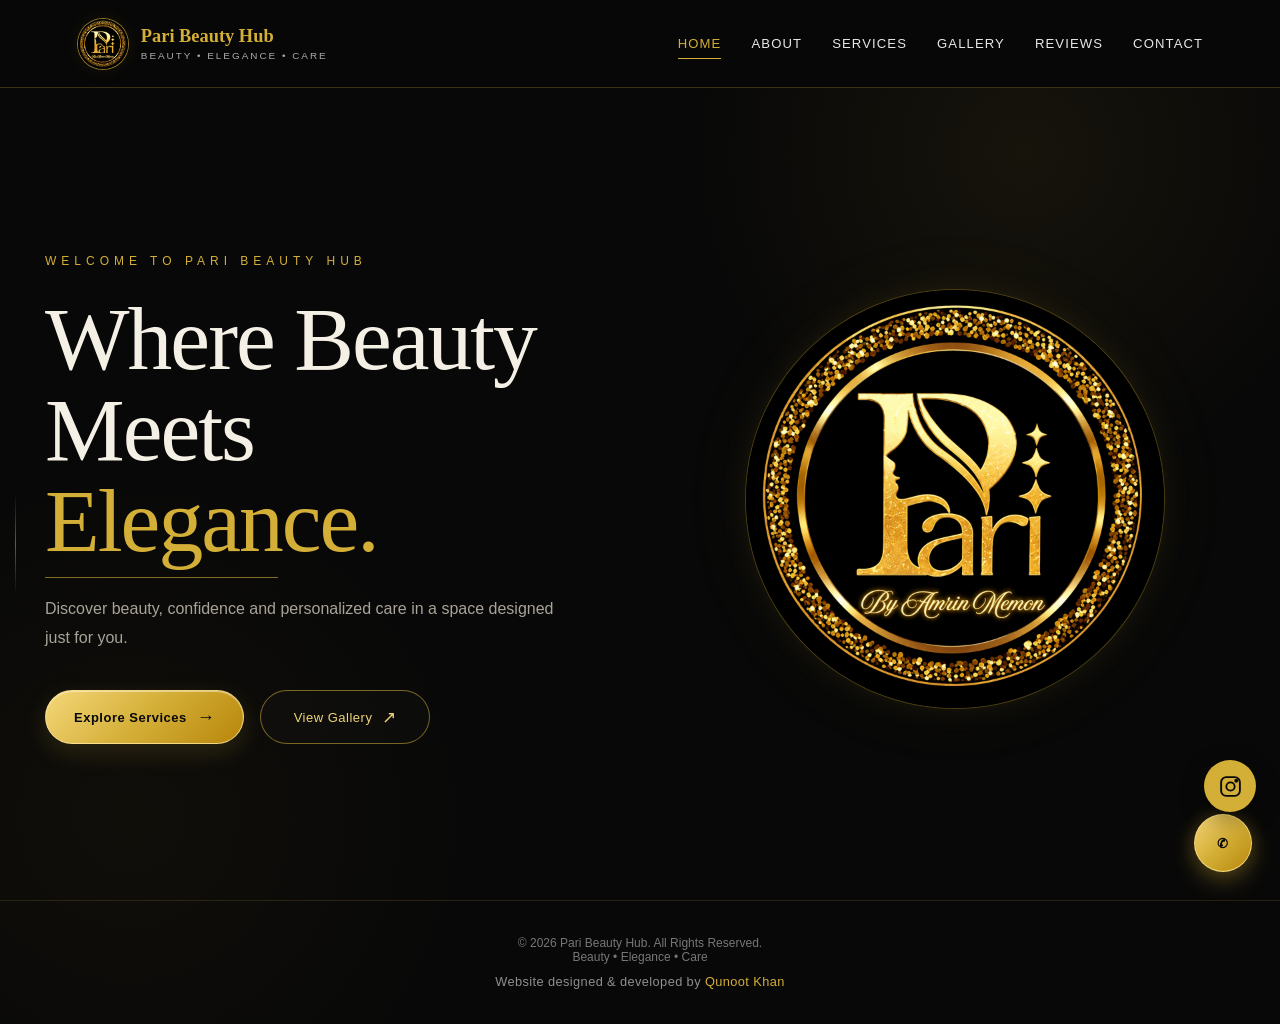
<file: index.html>
<!DOCTYPE html>
<html lang="en">

<head>
    <meta charset="UTF-8">
    <meta name="viewport" content="width=device-width, initial-scale=1.0">

    <title>Pari Beauty Hub | Beauty & Salon</title>

    <meta
        name="description"
        content="Pari Beauty Hub — Beauty, elegance and personalized care in Bhiwandi."
    >

    <link rel="stylesheet" href="style.css">
</head>

<body>


    <!-- =====================================================
         MASTER NAVBAR
         ===================================================== -->

    <header class="site-header">

        <nav class="navbar">

            <!-- Logo / Brand -->
            <a href="index.html" class="brand">

                <div class="brand-logo">
                    <img
                        src="images/logo.png"
                        alt="Pari Beauty Hub Logo"
                    >
                </div>

                <div class="brand-text">

                    <span class="brand-name">
                        Pari Beauty Hub
                    </span>

                    <span class="brand-tagline">
                        Beauty • Elegance • Care
                    </span>

                </div>

            </a>


            <!-- Navigation -->
            <div class="nav-links">

                <a href="index.html" class="active">
                    Home
                </a>

                <a href="about.html">
                    About
                </a>

                <a href="services.html">
                    Services
                </a>

                <a href="gallery.html">
                    Gallery
                </a>

                <a href="reviews.html">
                    Reviews
                </a>

                <a href="contact.html">
                    Contact
                </a>

            </div>


            <!-- Mobile Menu -->
            <button
                class="menu-toggle"
                aria-label="Open navigation menu"
                aria-expanded="false"
            >
                ☰
            </button>

        </nav>

    </header>



    <!-- =====================================================
         MAIN CONTENT
         ===================================================== -->

    <main>

        <!-- HERO SECTION -->

        <section class="hero">

            <!-- HERO CONTENT -->

            <div class="hero-content">

                <p class="small-heading">
                    WELCOME TO PARI BEAUTY HUB
                </p>


                <h1>
                    Where Beauty
                    <br>
                    Meets <span>Elegance.</span>
                </h1>


                <p class="hero-description">
                    Discover beauty, confidence and personalized
                    care in a space designed just for you.
                </p>


                <!-- HERO BUTTONS -->

                <div class="hero-buttons">

                    <a
                        href="services.html"
                        class="primary-button"
                    >
                        Explore Services
                        <span>→</span>
                    </a>


                    <a
                        href="gallery.html"
                        class="secondary-button"
                    >
                        View Gallery
                        <span>↗</span>
                    </a>

                </div>

            </div>



            <!-- HERO LOGO -->

            <div class="hero-logo">

                <div class="logo-circle">

                    <img
                        src="images/logo.png"
                        alt="Pari Beauty Hub Logo"
                    >

                </div>

            </div>

        </section>

    </main>



    <!-- =====================================================
         FOOTER
         ===================================================== -->

    <footer class="site-footer">

        <div class="footer-inner">

            <p>
                © 2026 Pari Beauty Hub. All Rights Reserved.
            </p>

            <p>
                Beauty • Elegance • Care
            </p>

            <p class="developer-credit"> Website designed &amp; developed by <strong>Qunoot Khan</strong> </p>

        </div>

    </footer>



    <!-- =====================================================
         FLOATING WHATSAPP
         ===================================================== -->

    <a
        href="https://wa.me/919320929280?text=Hello%20Pari%20Beauty%20Hub!%20I%27d%20like%20to%20book%20an%20appointment.%20Could%20you%20please%20share%20the%20available%20slots%3F"
        class="whatsapp-float"
        target="_blank"
        rel="noopener noreferrer"
        aria-label="Chat with Pari Beauty Hub on WhatsApp"
    >
        <span class="whatsapp-icon">✆</span>
    </a>



    <!-- =====================================================
         FLOATING INSTAGRAM
         ===================================================== -->

    <a
        href="https://www.instagram.com/paribeautyhub_/"
        class="instagram-float"
        target="_blank"
        rel="noopener noreferrer"
        aria-label="Visit Pari Beauty Hub on Instagram"
    >

        <svg
            viewBox="0 0 24 24"
            aria-hidden="true"
        >

            <rect
                x="3"
                y="3"
                width="18"
                height="18"
                rx="5"
            ></rect>

            <circle
                cx="12"
                cy="12"
                r="4"
            ></circle>

            <circle
                cx="17.5"
                cy="6.5"
                r="1"
            ></circle>

        </svg>

    </a>



    <!-- =====================================================
         JAVASCRIPT
         ===================================================== -->

    <script src="script.js"></script>

</body>

</html>
</file>
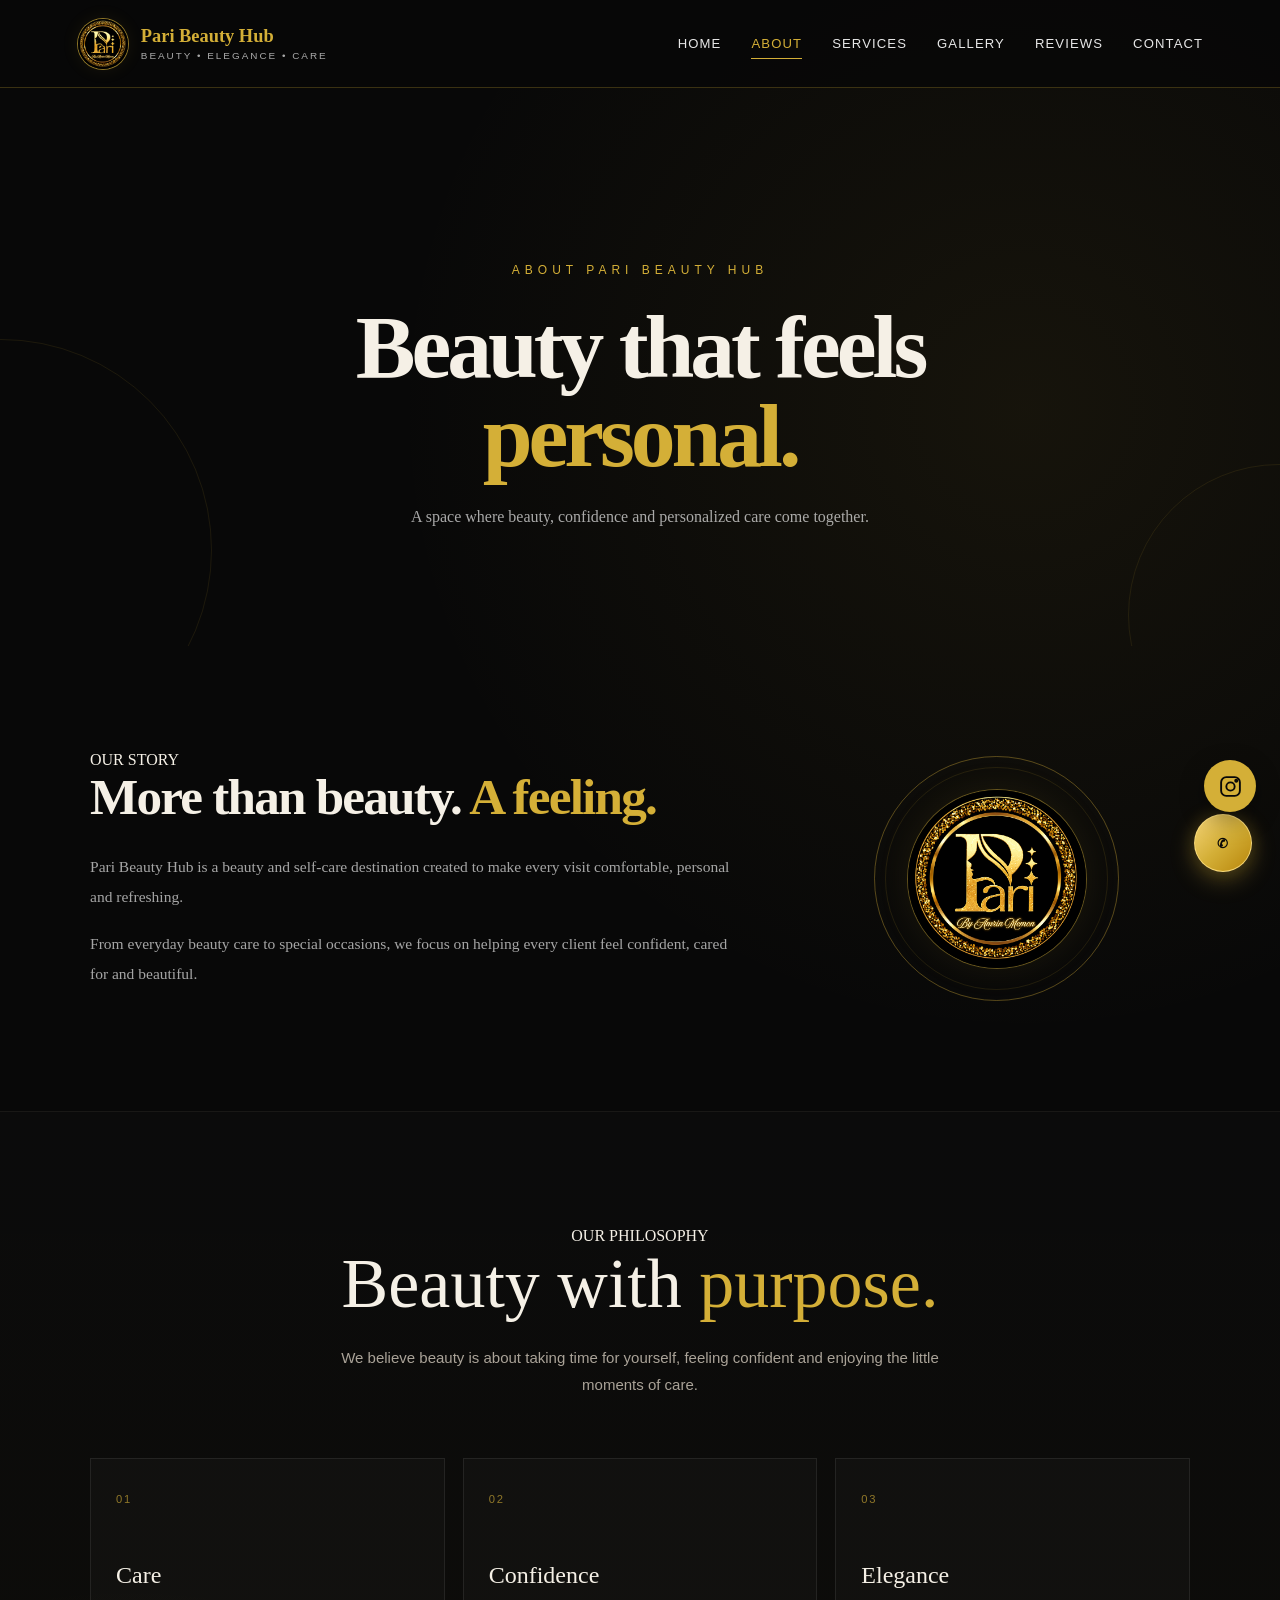
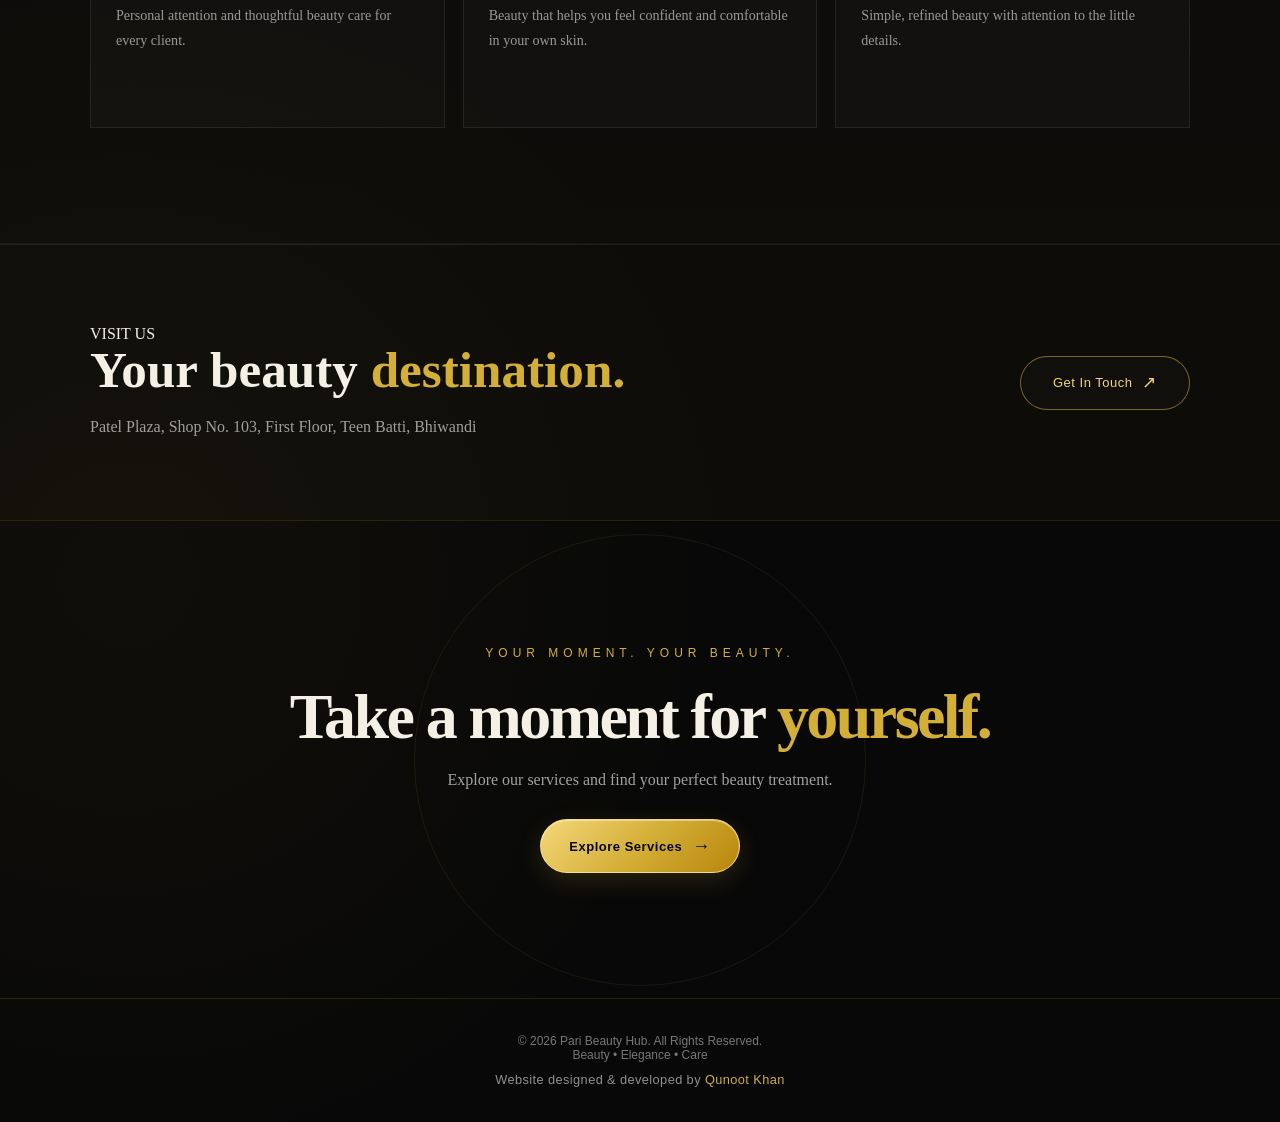
<file: about.html>
<!DOCTYPE html>
<html lang="en">

<head>
    <meta charset="UTF-8">
    <meta name="viewport" content="width=device-width, initial-scale=1.0">

    <title>About Us | Pari Beauty Hub</title>

    <meta
        name="description"
        content="Learn more about Pari Beauty Hub, our approach to beauty, self-care, confidence and personalized care."
    >

    <link rel="stylesheet" href="style.css">
</head>

<body>


    <!-- =====================================================
         MASTER NAVBAR
         ===================================================== -->

    <header class="site-header">

        <nav class="navbar">

            <a href="index.html" class="brand">

                <div class="brand-logo">
                    <img
                        src="images/logo.png"
                        alt="Pari Beauty Hub Logo"
                    >
                </div>

                <div class="brand-text">

                    <span class="brand-name">
                        Pari Beauty Hub
                    </span>

                    <span class="brand-tagline">
                        Beauty • Elegance • Care
                    </span>

                </div>

            </a>


            <div class="nav-links">

                <a href="index.html">
                    Home
                </a>

                <a href="about.html" class="active">
                    About
                </a>

                <a href="services.html">
                    Services
                </a>

                <a href="gallery.html">
                    Gallery
                </a>

                <a href="reviews.html">
                    Reviews
                </a>

                <a href="contact.html">
                    Contact
                </a>

            </div>


            <button
                class="menu-toggle"
                aria-label="Open navigation menu"
                aria-expanded="false"
            >
                ☰
            </button>

        </nav>

    </header>



    <!-- =====================================================
         MAIN CONTENT
         ===================================================== -->

    <main>


        <!-- =================================================
             ABOUT HERO
             ================================================= -->

        <section class="about-hero">

            <div class="about-hero-content reveal">

                <p class="small-heading">
                    ABOUT PARI BEAUTY HUB
                </p>

                <h1>
                    Beauty that feels
                    <span>personal.</span>
                </h1>

                <p class="about-hero-description">
                    A space where beauty, confidence and
                    personalized care come together.
                </p>

            </div>

        </section>



        <!-- =================================================
             OUR STORY
             ================================================= -->

        <section class="about-story">

            <div class="about-story-container">


                <div class="about-story-content reveal">

                    <p class="section-label">
                        OUR STORY
                    </p>

                    <h2>
                        More than beauty.
                        <span>A feeling.</span>
                    </h2>

                    <p>
                        Pari Beauty Hub is a beauty and
                        self-care destination created to make
                        every visit comfortable, personal and
                        refreshing.
                    </p>

                    <p>
                        From everyday beauty care to special
                        occasions, we focus on helping every
                        client feel confident, cared for and
                        beautiful.
                    </p>

                </div>


                <div class="about-story-visual reveal">

                    <div class="about-logo-frame">

                        <div class="about-logo-circle">

                            <img
                                src="images/logo.png"
                                alt="Pari Beauty Hub Logo"
                            >

                        </div>

                    </div>

                </div>

            </div>

        </section>



        <!-- =================================================
             OUR PHILOSOPHY
             ================================================= -->

        <section class="philosophy-section">

            <div class="section-heading reveal">

                <p class="section-label">
                    OUR PHILOSOPHY
                </p>

                <h2>
                    Beauty with
                    <span>purpose.</span>
                </h2>

                <p>
                    We believe beauty is about taking time
                    for yourself, feeling confident and
                    enjoying the little moments of care.
                </p>

            </div>


            <div class="philosophy-grid">


                <div class="philosophy-card reveal">

                    <span class="card-number">
                        01
                    </span>

                    <h3>
                        Care
                    </h3>

                    <p>
                        Personal attention and thoughtful
                        beauty care for every client.
                    </p>

                </div>



                <div class="philosophy-card reveal">

                    <span class="card-number">
                        02
                    </span>

                    <h3>
                        Confidence
                    </h3>

                    <p>
                        Beauty that helps you feel confident
                        and comfortable in your own skin.
                    </p>

                </div>



                <div class="philosophy-card reveal">

                    <span class="card-number">
                        03
                    </span>

                    <h3>
                        Elegance
                    </h3>

                    <p>
                        Simple, refined beauty with attention
                        to the little details.
                    </p>

                </div>

            </div>

        </section>



        <!-- =================================================
             LOCATION
             ================================================= -->

        <section class="about-location">

            <div class="location-inner reveal">

                <div>

                    <p class="section-label">
                        VISIT US
                    </p>

                    <h2>
                        Your beauty
                        <span>destination.</span>
                    </h2>

                    <p>
                        Patel Plaza, Shop No. 103,
                        First Floor, Teen Batti, Bhiwandi
                    </p>

                </div>


                <a
                    href="contact.html"
                    class="secondary-button"
                >
                    Get In Touch
                    <span>↗</span>
                </a>

            </div>

        </section>



        <!-- =================================================
             FINAL CTA
             ================================================= -->

        <section class="about-cta">

            <div class="about-cta-content reveal">

                <p class="small-heading">
                    YOUR MOMENT. YOUR BEAUTY.
                </p>

                <h2>
                    Take a moment for
                    <span>yourself.</span>
                </h2>

                <p>
                    Explore our services and find your
                    perfect beauty treatment.
                </p>

                <a
                    href="services.html"
                    class="primary-button"
                >
                    Explore Services
                    <span>→</span>
                </a>

            </div>

        </section>

    </main>



    <!-- =====================================================
         FOOTER
         ===================================================== -->

    <footer class="site-footer">

        <div class="footer-inner">

            <p>
                © 2026 Pari Beauty Hub. All Rights Reserved.
            </p>

            <p>
                Beauty • Elegance • Care
            </p>
            <p class="developer-credit"> Website designed &amp; developed by <strong>Qunoot Khan</strong> </p>

        </div>

    </footer>



    <!-- =====================================================
         FLOATING WHATSAPP
         ===================================================== -->

    <a
        href="https://wa.me/919320929280?text=Hello%20Pari%20Beauty%20Hub!%20I%27d%20like%20to%20book%20an%20appointment.%20Could%20you%20please%20share%20the%20available%20slots%3F"
        class="whatsapp-float"
        target="_blank"
        rel="noopener noreferrer"
        aria-label="Chat with Pari Beauty Hub on WhatsApp"
    >
        <span class="whatsapp-icon">✆</span>
    </a>



    <!-- =====================================================
         FLOATING INSTAGRAM
         ===================================================== -->

    <a
        href="https://www.instagram.com/paribeautyhub_/"
        class="instagram-float"
        target="_blank"
        rel="noopener noreferrer"
        aria-label="Visit Pari Beauty Hub on Instagram"
    >

        <svg
            viewBox="0 0 24 24"
            aria-hidden="true"
        >

            <rect
                x="3"
                y="3"
                width="18"
                height="18"
                rx="5"
            ></rect>

            <circle
                cx="12"
                cy="12"
                r="4"
            ></circle>

            <circle
                cx="17.5"
                cy="6.5"
                r="1"
            ></circle>

        </svg>

    </a>



    <!-- =====================================================
         JAVASCRIPT
         ===================================================== -->

    <script src="script.js"></script>

</body>

</html>
</file>
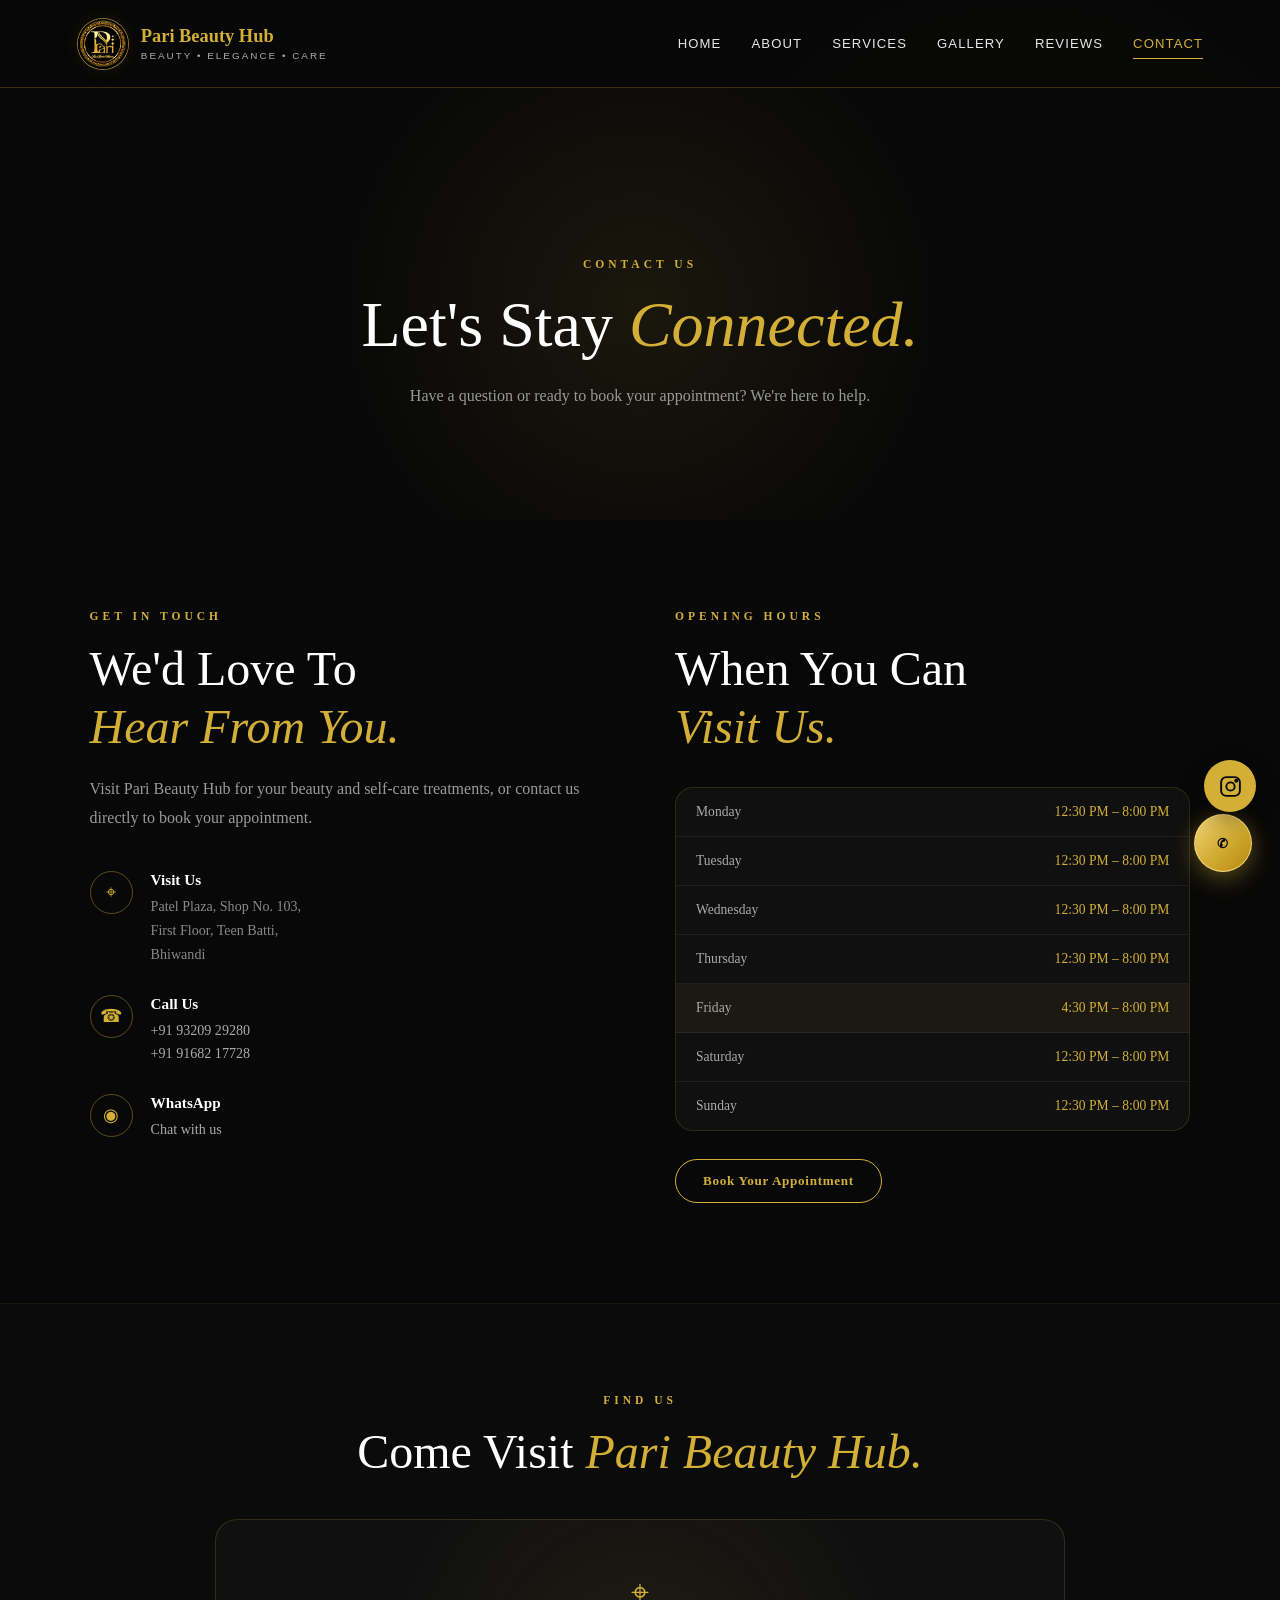
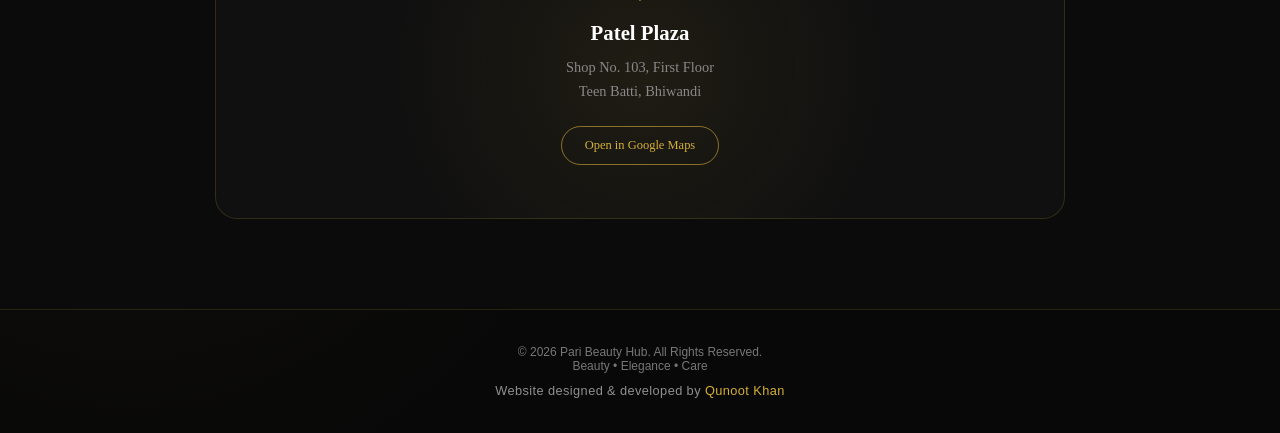
<file: contact.html>
<!DOCTYPE html>
<html lang="en">

<head>
    <meta charset="UTF-8">
    <meta name="viewport" content="width=device-width, initial-scale=1.0">

    <title>Contact | Pari Beauty Hub</title>

    <meta
        name="description"
        content="Contact Pari Beauty Hub in Bhiwandi for beauty treatments, appointments, timings and location details."
    >

    <link rel="stylesheet" href="style.css">
</head>

<body>


    <!-- =====================================================
         MASTER NAVBAR
         ===================================================== -->

    <header class="site-header">

        <nav class="navbar">

            <a href="index.html" class="brand">

                <div class="brand-logo">
                    <img
                        src="images/logo.png"
                        alt="Pari Beauty Hub Logo"
                    >
                </div>

                <div class="brand-text">

                    <span class="brand-name">
                        Pari Beauty Hub
                    </span>

                    <span class="brand-tagline">
                        Beauty • Elegance • Care
                    </span>

                </div>

            </a>


            <div class="nav-links">

                <a href="index.html">
                    Home
                </a>

                <a href="about.html">
                    About
                </a>

                <a href="services.html">
                    Services
                </a>

                <a href="gallery.html">
                    Gallery
                </a>

                <a href="reviews.html">
                    Reviews
                </a>

                <a href="contact.html" class="active">
                    Contact
                </a>

            </div>


            <button
                class="menu-toggle"
                aria-label="Open navigation menu"
                aria-expanded="false"
            >
                ☰
            </button>

        </nav>

    </header>



    <!-- =====================================================
         CONTACT HERO
         ===================================================== -->

    <section class="contact-hero">

        <div class="contact-hero-content">

            <span>
                CONTACT US
            </span>

            <h1>
                Let's Stay <em>Connected.</em>
            </h1>

            <p>
                Have a question or ready to book your appointment?
                We're here to help.
            </p>

        </div>

    </section>



    <!-- =====================================================
         CONTACT INFORMATION
         ===================================================== -->

    <section class="contact-section">

        <div class="contact-container">


            <!-- CONTACT DETAILS -->

            <div class="contact-info">

                <span class="contact-label">
                    GET IN TOUCH
                </span>

                <h2>
                    We'd Love To<br>
                    <span>Hear From You.</span>
                </h2>

                <p class="contact-description">
                    Visit Pari Beauty Hub for your beauty and self-care
                    treatments, or contact us directly to book your
                    appointment.
                </p>


                <!-- ADDRESS -->

                <div class="contact-item">

                    <div class="contact-icon">
                        ⌖
                    </div>

                    <div>

                        <h3>
                            Visit Us
                        </h3>

                        <p>
                            Patel Plaza, Shop No. 103,<br>
                            First Floor, Teen Batti,<br>
                            Bhiwandi
                        </p>

                    </div>

                </div>


                <!-- PHONE -->

                <div class="contact-item">

                    <div class="contact-icon">
                        ☎
                    </div>

                    <div>

                        <h3>
                            Call Us
                        </h3>

                        <p>

                            <a href="tel:+919320929280">
                                +91 93209 29280
                            </a>

                            <br>

                            <a href="tel:+919168217728">
                                +91 91682 17728
                            </a>

                        </p>

                    </div>

                </div>


                <!-- WHATSAPP -->

                <div class="contact-item">

                    <div class="contact-icon">
                        ◉
                    </div>

                    <div>

                        <h3>
                            WhatsApp
                        </h3>

                        <p>

                            <a
                                href="https://wa.me/919320929280?text=Hello%20Pari%20Beauty%20Hub!%20I%27d%20like%20to%20book%20an%20appointment.%20Could%20you%20please%20share%20the%20available%20slots%3F"
                                target="_blank"
                                rel="noopener noreferrer"
                            >
                                Chat with us
                            </a>

                        </p>

                    </div>

                </div>

            </div>



            <!-- =================================================
                 OPENING HOURS
                 ================================================= -->

            <div class="contact-hours">

                <span class="contact-label">
                    OPENING HOURS
                </span>

                <h2>
                    When You Can<br>
                    <span>Visit Us.</span>
                </h2>


                <div class="hours-card">

                    <div class="hours-row">

                        <span>
                            Monday
                        </span>

                        <strong>
                            12:30 PM – 8:00 PM
                        </strong>

                    </div>


                    <div class="hours-row">

                        <span>
                            Tuesday
                        </span>

                        <strong>
                            12:30 PM – 8:00 PM
                        </strong>

                    </div>


                    <div class="hours-row">

                        <span>
                            Wednesday
                        </span>

                        <strong>
                            12:30 PM – 8:00 PM
                        </strong>

                    </div>


                    <div class="hours-row">

                        <span>
                            Thursday
                        </span>

                        <strong>
                            12:30 PM – 8:00 PM
                        </strong>

                    </div>


                    <div class="hours-row friday">

                        <span>
                            Friday
                        </span>

                        <strong>
                            4:30 PM – 8:00 PM
                        </strong>

                    </div>


                    <div class="hours-row">

                        <span>
                            Saturday
                        </span>

                        <strong>
                            12:30 PM – 8:00 PM
                        </strong>

                    </div>


                    <div class="hours-row">

                        <span>
                            Sunday
                        </span>

                        <strong>
                            12:30 PM – 8:00 PM
                        </strong>

                    </div>

                </div>


                <a
                    href="https://wa.me/919320929280?text=Hello%20Pari%20Beauty%20Hub!%20I%27d%20like%20to%20book%20an%20appointment.%20Could%20you%20please%20share%20the%20available%20slots%3F"
                    class="contact-book-button"
                    target="_blank"
                    rel="noopener noreferrer"
                >
                    Book Your Appointment
                </a>

            </div>

        </div>

    </section>



    <!-- =====================================================
         LOCATION
         ===================================================== -->

    <section class="contact-location">

        <div class="location-heading">

            <span class="contact-label">
                FIND US
            </span>

            <h2>
                Come Visit <span>Pari Beauty Hub.</span>
            </h2>

        </div>


        <div class="location-box">

            <div class="location-content">

                <div class="location-pin">
                    ⌖
                </div>

                <h3>
                    Patel Plaza
                </h3>

                <p>
                    Shop No. 103, First Floor<br>
                    Teen Batti, Bhiwandi
                </p>

                <a
                    href="https://www.google.com/maps/search/?api=1&query=Patel+Plaza+Teen+Batti+Bhiwandi"
                    target="_blank"
                    rel="noopener noreferrer"
                    class="map-button"
                >
                    Open in Google Maps
                </a>

            </div>

        </div>

    </section>



    <!-- =====================================================
         FOOTER
         ===================================================== -->

    <footer class="site-footer">

        <div class="footer-inner">

            <p>
                © 2026 Pari Beauty Hub. All Rights Reserved.
            </p>

            <p>
                Beauty • Elegance • Care
            </p>

            <p class="developer-credit"> Website designed &amp; developed by <strong>Qunoot Khan</strong> </p>

        </div>

    </footer>



    <!-- =====================================================
         FLOATING WHATSAPP
         ===================================================== -->

    <a
        href="https://wa.me/919320929280?text=Hello%20Pari%20Beauty%20Hub!%20I%27d%20like%20to%20book%20an%20appointment.%20Could%20you%20please%20share%20the%20available%20slots%3F"
        class="whatsapp-float"
        target="_blank"
        rel="noopener noreferrer"
        aria-label="Chat with Pari Beauty Hub on WhatsApp"
    >
        <span class="whatsapp-icon">✆</span>
    </a>



    <!-- =====================================================
         FLOATING INSTAGRAM
         ===================================================== -->

    <a
        href="https://www.instagram.com/paribeautyhub_/"
        class="instagram-float"
        target="_blank"
        rel="noopener noreferrer"
        aria-label="Visit Pari Beauty Hub on Instagram"
    >

        <svg
            viewBox="0 0 24 24"
            aria-hidden="true"
        >

            <rect
                x="3"
                y="3"
                width="18"
                height="18"
                rx="5"
            ></rect>

            <circle
                cx="12"
                cy="12"
                r="4"
            ></circle>

            <circle
                cx="17.5"
                cy="6.5"
                r="1"
            ></circle>

        </svg>

    </a>



    <!-- =====================================================
         JAVASCRIPT
         ===================================================== -->

    <script src="script.js"></script>

</body>

</html>
</file>
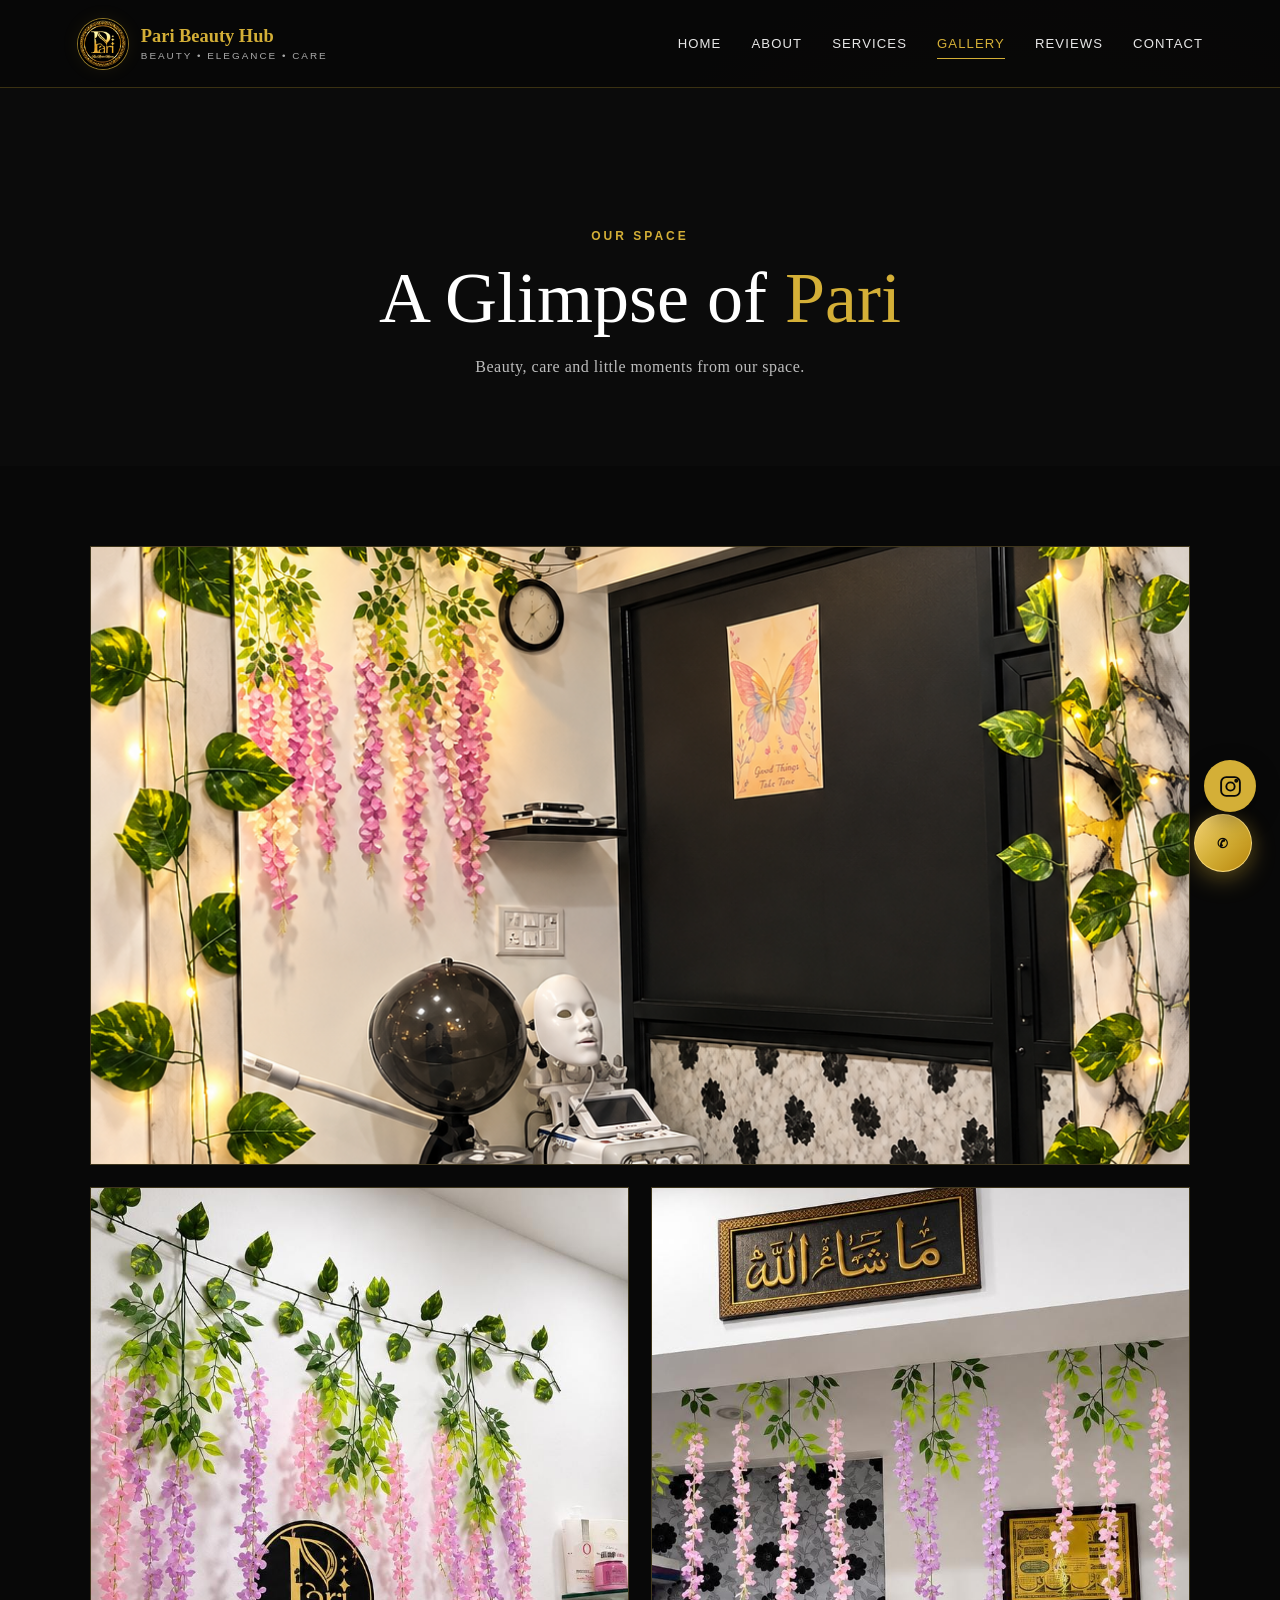
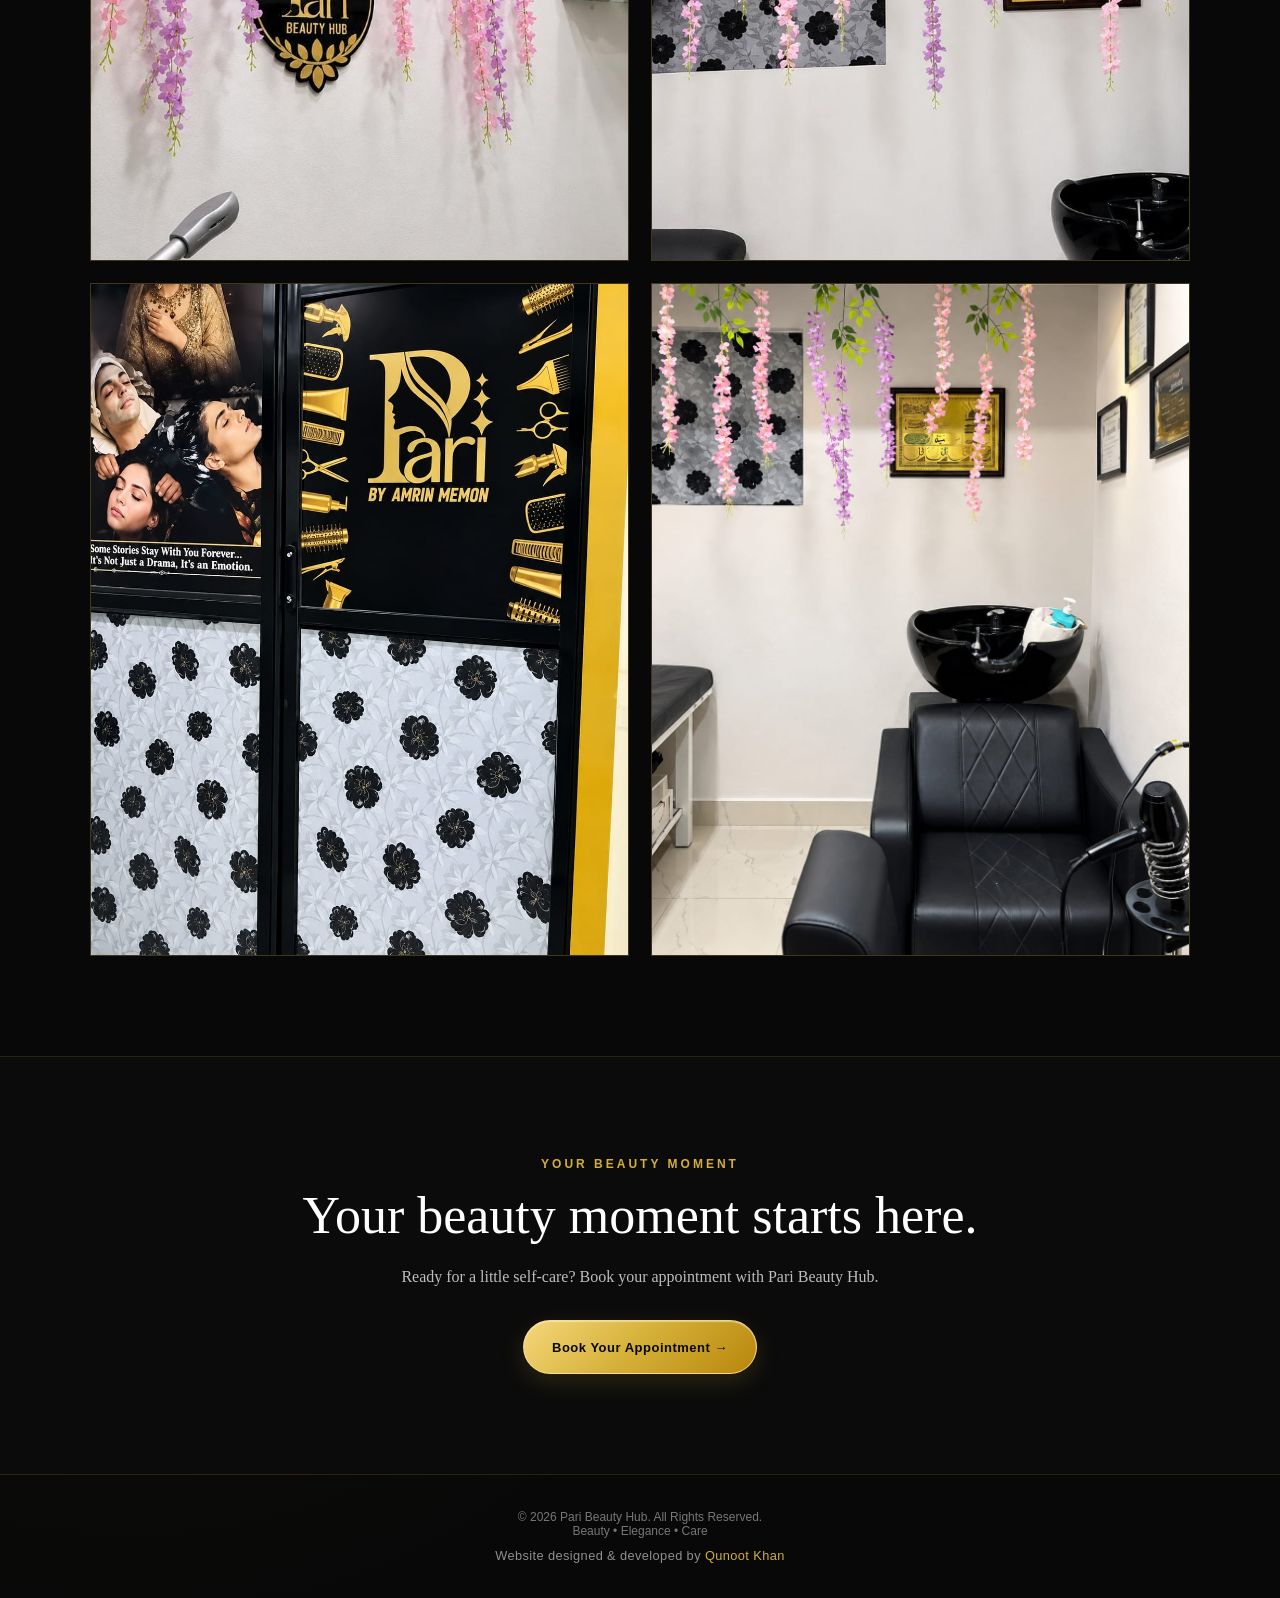
<file: gallery.html>
<!DOCTYPE html>
<html lang="en">

<head>

    <meta charset="UTF-8">

    <meta
        name="viewport"
        content="width=device-width, initial-scale=1.0"
    >

    <meta
        name="description"
        content="Explore the space and beauty experience at Pari Beauty Hub."
    >

    <title>Gallery | Pari Beauty Hub</title>

    <link rel="stylesheet" href="style.css">

</head>


<body>


    <!-- =====================================================
         MASTER NAVBAR
         ===================================================== -->

    <header class="site-header">

        <nav class="navbar">


            <!-- LOGO / BRAND -->

            <a
                href="index.html"
                class="brand"
            >

                <div class="brand-logo">

                    <img
                        src="images/logo.png"
                        alt="Pari Beauty Hub Logo"
                    >

                </div>


                <div class="brand-text">

                    <span class="brand-name">
                        Pari Beauty Hub
                    </span>

                    <span class="brand-tagline">
                        Beauty • Elegance • Care
                    </span>

                </div>

            </a>


            <!-- NAVIGATION -->

            <div class="nav-links">

                <a href="index.html">
                    Home
                </a>

                <a href="about.html">
                    About
                </a>

                <a href="services.html">
                    Services
                </a>

                <a
                    href="gallery.html"
                    class="active"
                >
                    Gallery
                </a>

                <a href="reviews.html">
                    Reviews
                </a>

                <a href="contact.html">
                    Contact
                </a>

            </div>


            <!-- MOBILE MENU -->

            <button
                class="menu-toggle"
                aria-label="Open navigation menu"
                aria-expanded="false"
            >
                ☰
            </button>

        </nav>

    </header>


    <!-- =====================================================
         GALLERY HERO
         ===================================================== -->

    <section class="gallery-hero">

        <div class="gallery-hero-content reveal">

            <span class="small-heading">
                OUR SPACE
            </span>

            <h1>
                A Glimpse of <span>Pari</span>
            </h1>

            <p>
                Beauty, care and little moments from our space.
            </p>

        </div>

    </section>


    <!-- =====================================================
         GALLERY
         ===================================================== -->

    <section class="gallery-section">

        <div class="gallery-grid">


            <!-- FEATURE IMAGE -->

            <div class="gallery-item gallery-large reveal">

                <img
                    src="images/img1.png"
                    alt="Pari Beauty Hub"
                >

            </div>


            <!-- PORTRAIT IMAGE 2 -->

            <div class="gallery-item reveal">

                <img
                    src="images/img2.jpeg"
                    alt="Pari Beauty Hub Salon"
                >

            </div>


            <!-- PORTRAIT IMAGE 3 -->

            <div class="gallery-item reveal">

                <img
                    src="images/img3.jpeg"
                    alt="Beauty Services at Pari Beauty Hub"
                >

            </div>


            <!-- PORTRAIT IMAGE 4 -->

            <div class="gallery-item reveal">

                <img
                    src="images/img4.jpeg"
                    alt="Pari Beauty Hub Beauty Space"
                >

            </div>


            <!-- PORTRAIT IMAGE 5 -->

            <div class="gallery-item reveal">

                <img
                    src="images/img5.jpeg"
                    alt="Pari Beauty Hub"
                >

            </div>

        </div>

    </section>


    <!-- =====================================================
         GALLERY CTA
         ===================================================== -->

    <section class="gallery-cta">

        <div class="gallery-cta-content reveal">

            <span class="small-heading">
                YOUR BEAUTY MOMENT
            </span>

            <h2>
                Your beauty moment starts here.
            </h2>

            <p>
                Ready for a little self-care?
                Book your appointment with Pari Beauty Hub.
            </p>

            <a
                href="https://wa.me/919320929280?text=Hello%20Pari%20Beauty%20Hub!%20I%27d%20like%20to%20book%20an%20appointment.%20Could%20you%20please%20share%20the%20available%20slots%3F"
                class="primary-button"
                target="_blank"
                rel="noopener noreferrer"
            >
                Book Your Appointment →
            </a>

        </div>

    </section>


    <!-- =====================================================
         FOOTER
         ===================================================== -->

    <footer class="site-footer">

        <div class="footer-inner">

            <p>
                © 2026 Pari Beauty Hub. All Rights Reserved.
            </p>

            <p>
                Beauty • Elegance • Care
            </p>

            <p class="developer-credit"> Website designed &amp; developed by <strong>Qunoot Khan</strong> </p>

        </div>

    </footer>


    <!-- =====================================================
         FLOATING WHATSAPP
         ===================================================== -->

    <a
        href="https://wa.me/919320929280?text=Hello%20Pari%20Beauty%20Hub!%20I%27d%20like%20to%20book%20an%20appointment."
        class="whatsapp-float"
        target="_blank"
        rel="noopener noreferrer"
        aria-label="Chat with Pari Beauty Hub on WhatsApp"
    >

        <span class="whatsapp-icon">
            ✆
        </span>

    </a>


    <!-- =====================================================
         FLOATING INSTAGRAM
         ===================================================== -->

    <a
        href="https://www.instagram.com/paribeautyhub_/"
        class="instagram-float"
        target="_blank"
        rel="noopener noreferrer"
        aria-label="Visit Pari Beauty Hub on Instagram"
    >

        <svg
            viewBox="0 0 24 24"
            aria-hidden="true"
        >

            <rect
                x="3"
                y="3"
                width="18"
                height="18"
                rx="5"
            ></rect>

            <circle
                cx="12"
                cy="12"
                r="4"
            ></circle>

            <circle
                cx="17.5"
                cy="6.5"
                r="1"
            ></circle>

        </svg>

    </a>


    <!-- =====================================================
         JAVASCRIPT
         ===================================================== -->

    <script src="script.js"></script>

</body>

</html>
</file>
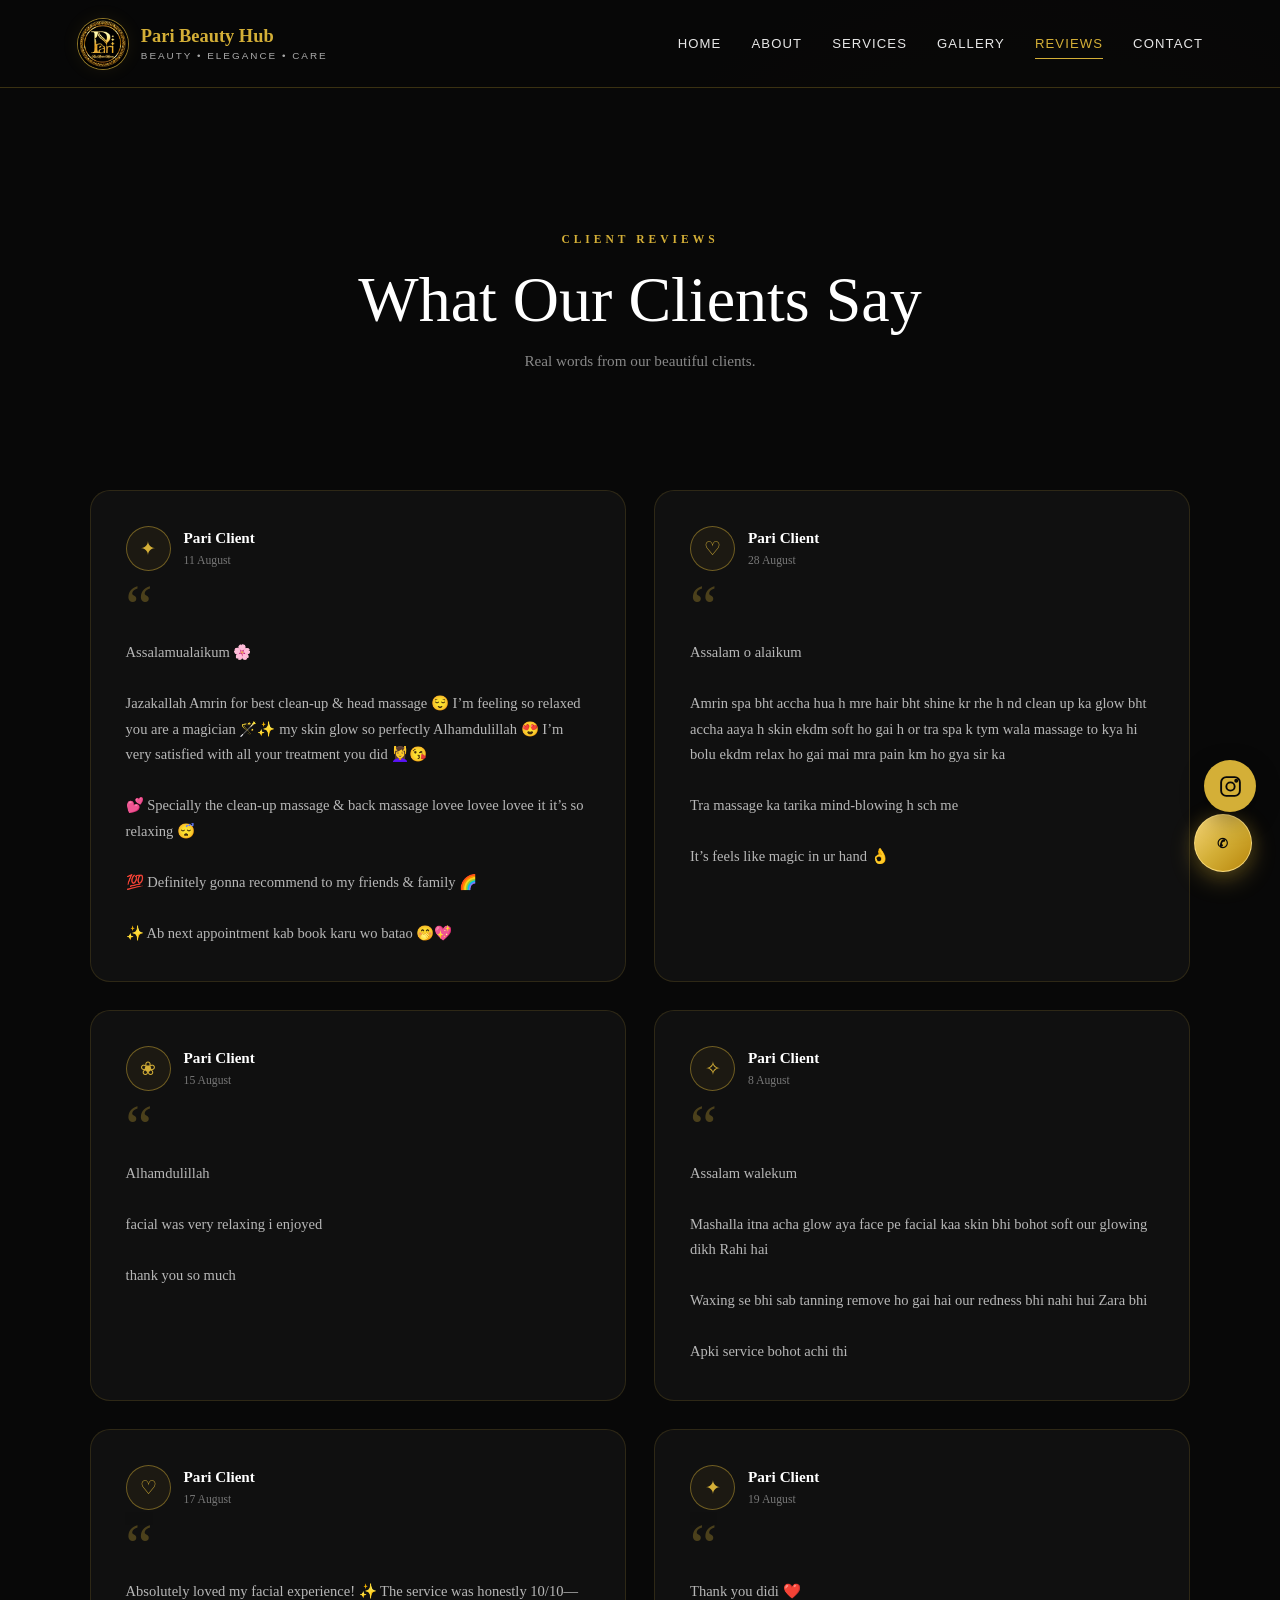
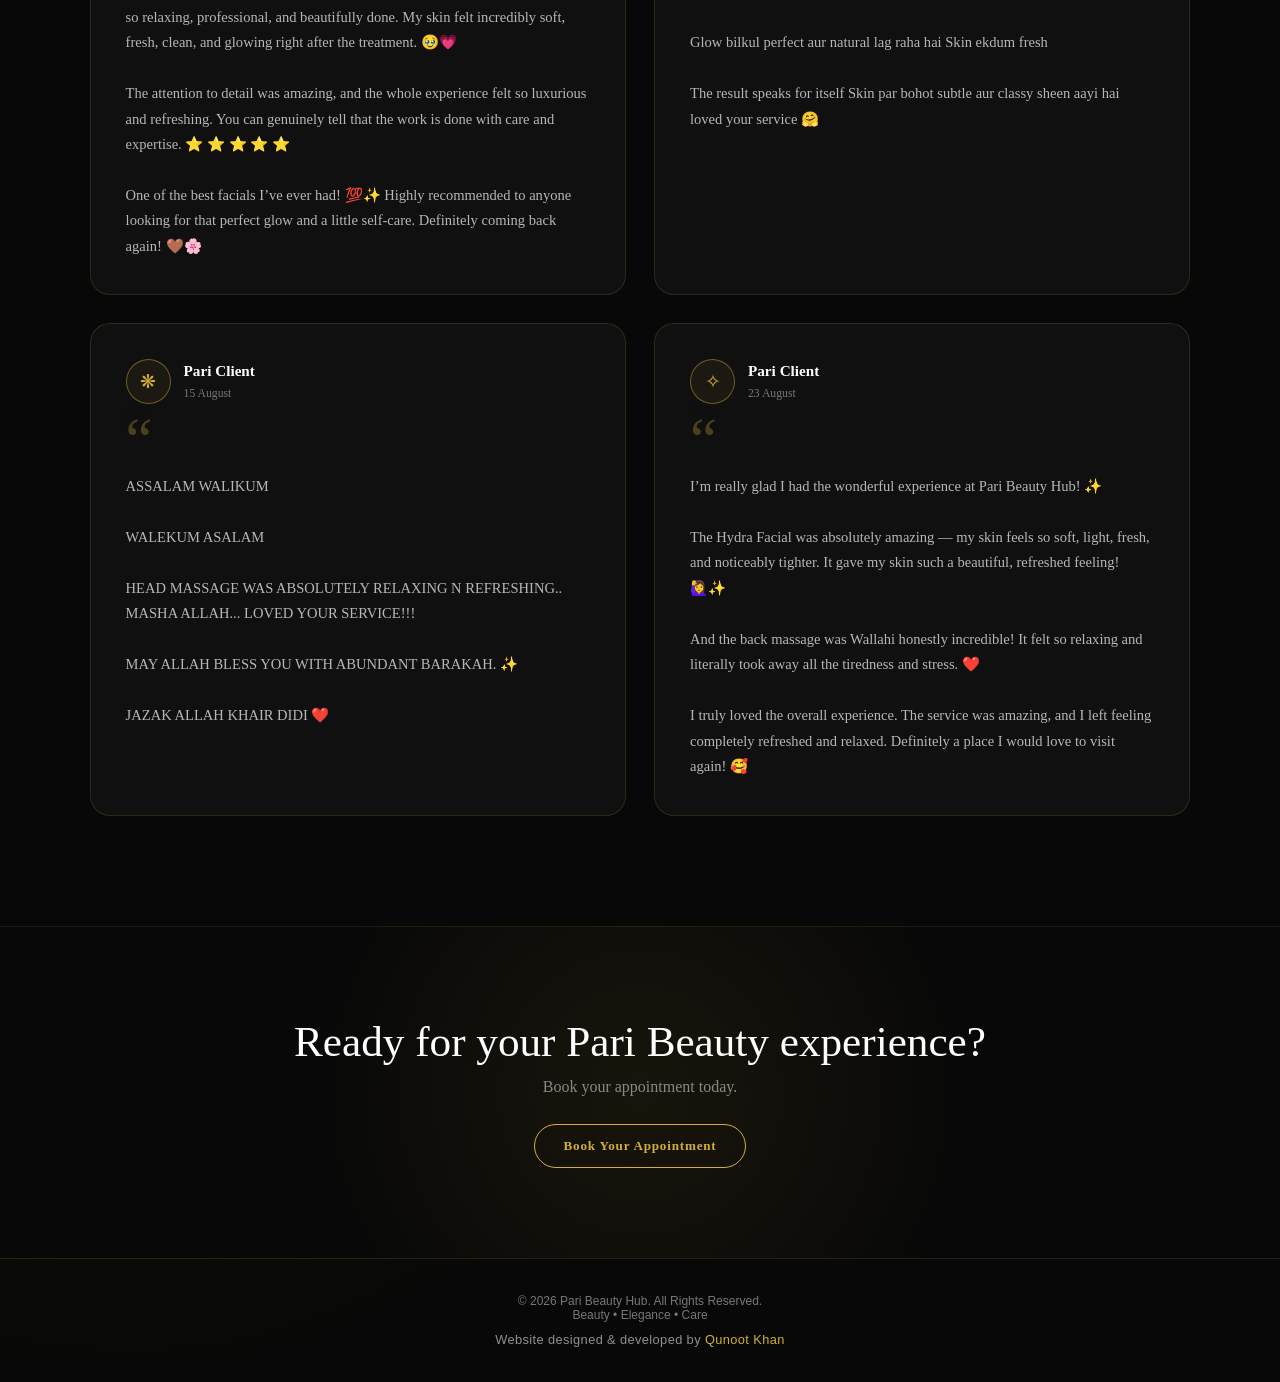
<file: reviews.html>
<!DOCTYPE html>
<html lang="en">

<head>
    <meta charset="UTF-8">
    <meta name="viewport" content="width=device-width, initial-scale=1.0">

    <title>Reviews | Pari Beauty Hub</title>

    <meta
        name="description"
        content="Read real client reviews and experiences from Pari Beauty Hub."
    >

    <link rel="stylesheet" href="style.css">
</head>

<body>


    <!-- =====================================================
         MASTER NAVBAR
         ===================================================== -->

    <header class="site-header">

        <nav class="navbar">

            <!-- Logo / Brand -->
            <a href="index.html" class="brand">

                <div class="brand-logo">
                    <img
                        src="images/logo.png"
                        alt="Pari Beauty Hub Logo"
                    >
                </div>

                <div class="brand-text">

                    <span class="brand-name">
                        Pari Beauty Hub
                    </span>

                    <span class="brand-tagline">
                        Beauty • Elegance • Care
                    </span>

                </div>

            </a>


            <!-- Navigation -->
            <div class="nav-links">

                <a href="index.html">
                    Home
                </a>

                <a href="about.html">
                    About
                </a>

                <a href="services.html">
                    Services
                </a>

                <a href="gallery.html">
                    Gallery
                </a>

                <a href="reviews.html" class="active">
                    Reviews
                </a>

                <a href="contact.html">
                    Contact
                </a>

            </div>


            <!-- Mobile Menu -->
            <button
                class="menu-toggle"
                aria-label="Open navigation menu"
                aria-expanded="false"
            >
                ☰
            </button>

        </nav>

    </header>



    <!-- =====================================================
         REVIEW HEADING
         ===================================================== -->

    <section class="reviews-heading">

        <span>
            CLIENT REVIEWS
        </span>

        <h1>
            What Our Clients Say
        </h1>

        <p>
            Real words from our beautiful clients.
        </p>

    </section>



    <!-- =====================================================
         REVIEWS
         ===================================================== -->

    <section class="reviews-section">

        <div class="reviews-grid">


            <!-- REVIEW 1 -->

            <article class="review-card reveal">

                <div class="review-top">

                    <div class="review-client">

                        <div class="client-initial">
                            ✦
                        </div>

                        <div>
                            <h3>
                                Pari Client
                            </h3>

                            <span>
                                11 August
                            </span>
                        </div>

                    </div>

                </div>

                <div class="review-quote">
                    “
                </div>

                <p>
                    Assalamualaikum 🌸
                    <br><br>

                    Jazakallah Amrin for best clean-up & head massage 😌
                    I’m feeling so relaxed you are a magician 🪄✨
                    my skin glow so perfectly Alhamdulillah 😍
                    I’m very satisfied with all your treatment you did 💆‍♀️😘
                    <br><br>

                    💕 Specially the clean-up massage & back massage
                    lovee lovee lovee it it’s so relaxing 😴
                    <br><br>

                    💯 Definitely gonna recommend to my friends & family 🌈
                    <br><br>

                    ✨ Ab next appointment kab book karu wo batao 🤭💖
                </p>

            </article>



            <!-- REVIEW 2 -->

            <article class="review-card reveal">

                <div class="review-top">

                    <div class="review-client">

                        <div class="client-initial">
                            ♡
                        </div>

                        <div>
                            <h3>
                                Pari Client
                            </h3>

                            <span>
                                28 August
                            </span>
                        </div>

                    </div>

                </div>

                <div class="review-quote">
                    “
                </div>

                <p>
                    Assalam o alaikum
                    <br><br>

                    Amrin spa bht accha hua h mre hair bht shine kr rhe h
                    nd clean up ka glow bht accha aaya h skin ekdm soft
                    ho gai h or tra spa k tym wala massage to kya hi bolu
                    ekdm relax ho gai mai mra pain km ho gya sir ka
                    <br><br>

                    Tra massage ka tarika mind-blowing h sch me
                    <br><br>

                    It’s feels like magic in ur hand 👌
                </p>

            </article>



            <!-- REVIEW 3 -->

            <article class="review-card reveal">

                <div class="review-top">

                    <div class="review-client">

                        <div class="client-initial">
                            ❀
                        </div>

                        <div>
                            <h3>
                                Pari Client
                            </h3>

                            <span>
                                15 August
                            </span>
                        </div>

                    </div>

                </div>

                <div class="review-quote">
                    “
                </div>

                <p>
                    Alhamdulillah
                    <br><br>

                    facial was very relaxing i enjoyed
                    <br><br>

                    thank you so much
                </p>

            </article>



            <!-- REVIEW 4 -->

            <article class="review-card reveal">

                <div class="review-top">

                    <div class="review-client">

                        <div class="client-initial">
                            ✧
                        </div>

                        <div>
                            <h3>
                                Pari Client
                            </h3>

                            <span>
                                8 August
                            </span>
                        </div>

                    </div>

                </div>

                <div class="review-quote">
                    “
                </div>

                <p>
                    Assalam walekum
                    <br><br>

                    Mashalla itna acha glow aya face pe facial kaa
                    skin bhi bohot soft our glowing dikh Rahi hai
                    <br><br>

                    Waxing se bhi sab tanning remove ho gai hai
                    our redness bhi nahi hui Zara bhi
                    <br><br>

                    Apki service bohot achi thi
                </p>

            </article>



            <!-- REVIEW 5 -->

            <article class="review-card reveal">

                <div class="review-top">

                    <div class="review-client">

                        <div class="client-initial">
                            ♡
                        </div>

                        <div>
                            <h3>
                                Pari Client
                            </h3>

                            <span>
                                17 August
                            </span>
                        </div>

                    </div>

                </div>

                <div class="review-quote">
                    “
                </div>

                <p>
                    Absolutely loved my facial experience! ✨
                    The service was honestly 10/10—so relaxing,
                    professional, and beautifully done. My skin felt
                    incredibly soft, fresh, clean, and glowing right
                    after the treatment. 🥹💗
                    <br><br>

                    The attention to detail was amazing, and the whole
                    experience felt so luxurious and refreshing.
                    You can genuinely tell that the work is done with
                    care and expertise. ⭐ ⭐ ⭐ ⭐ ⭐
                    <br><br>

                    One of the best facials I’ve ever had! 💯✨
                    Highly recommended to anyone looking for that
                    perfect glow and a little self-care.
                    Definitely coming back again! 🤎🌸
                </p>

            </article>



            <!-- REVIEW 6 -->

            <article class="review-card reveal">

                <div class="review-top">

                    <div class="review-client">

                        <div class="client-initial">
                            ✦
                        </div>

                        <div>
                            <h3>
                                Pari Client
                            </h3>

                            <span>
                                19 August
                            </span>
                        </div>

                    </div>

                </div>

                <div class="review-quote">
                    “
                </div>

                <p>
                    Thank you didi ❤️
                    <br><br>

                    Glow bilkul perfect aur natural lag raha hai
                    Skin ekdum fresh
                    <br><br>

                    The result speaks for itself
                    Skin par bohot subtle aur classy sheen aayi hai
                    loved your service 🤗
                </p>

            </article>



            <!-- REVIEW 7 -->

            <article class="review-card reveal">

                <div class="review-top">

                    <div class="review-client">

                        <div class="client-initial">
                            ❋
                        </div>

                        <div>
                            <h3>
                                Pari Client
                            </h3>

                            <span>
                                15 August
                            </span>
                        </div>

                    </div>

                </div>

                <div class="review-quote">
                    “
                </div>

                <p>
                    ASSALAM WALIKUM
                    <br><br>

                    WALEKUM ASALAM
                    <br><br>

                    HEAD MASSAGE WAS ABSOLUTELY RELAXING N REFRESHING..
                    MASHA ALLAH... LOVED YOUR SERVICE!!!
                    <br><br>

                    MAY ALLAH BLESS YOU WITH ABUNDANT BARAKAH. ✨
                    <br><br>

                    JAZAK ALLAH KHAIR DIDI ❤️
                </p>

            </article>



            <!-- REVIEW 8 -->

            <article class="review-card reveal">

                <div class="review-top">

                    <div class="review-client">

                        <div class="client-initial">
                            ✧
                        </div>

                        <div>
                            <h3>
                                Pari Client
                            </h3>

                            <span>
                                23 August
                            </span>
                        </div>

                    </div>

                </div>

                <div class="review-quote">
                    “
                </div>

                <p>
                    I’m really glad I had the wonderful experience
                    at Pari Beauty Hub! ✨
                    <br><br>

                    The Hydra Facial was absolutely amazing — my skin
                    feels so soft, light, fresh, and noticeably tighter.
                    It gave my skin such a beautiful, refreshed feeling! 🙋‍♀️✨
                    <br><br>

                    And the back massage was Wallahi honestly incredible!
                    It felt so relaxing and literally took away all the
                    tiredness and stress. ❤️
                    <br><br>

                    I truly loved the overall experience. The service
                    was amazing, and I left feeling completely refreshed
                    and relaxed. Definitely a place I would love to visit again! 🥰
                </p>

            </article>


        </div>

    </section>



    <!-- =====================================================
         BOOKING CTA
         ===================================================== -->

    <section class="reviews-cta">

        <h2>
            Ready for your Pari Beauty experience?
        </h2>

        <p>
            Book your appointment today.
        </p>

        <a
            href="https://wa.me/919320929280?text=Hello%20Pari%20Beauty%20Hub!%20I%27d%20like%20to%20book%20an%20appointment.%20Could%20you%20please%20share%20the%20available%20slots%3F"
            class="reviews-cta-button"
            target="_blank"
            rel="noopener noreferrer"
        >
            Book Your Appointment
        </a>

    </section>



    <!-- =====================================================
         FOOTER
         ===================================================== -->

    <footer class="site-footer">

        <div class="footer-inner">

            <p>
                © 2026 Pari Beauty Hub. All Rights Reserved.
            </p>

            <p>
                Beauty • Elegance • Care
            </p>

            <p class="developer-credit"> Website designed &amp; developed by <strong>Qunoot Khan</strong> </p>

        </div>

    </footer>



    <!-- =====================================================
         FLOATING WHATSAPP
         ===================================================== -->

    <a
        href="https://wa.me/919320929280?text=Hello%20Pari%20Beauty%20Hub!%20I%27d%20like%20to%20book%20an%20appointment.%20Could%20you%20please%20share%20the%20available%20slots%3F"
        class="whatsapp-float"
        target="_blank"
        rel="noopener noreferrer"
        aria-label="Chat with Pari Beauty Hub on WhatsApp"
    >
        <span class="whatsapp-icon">✆</span>
    </a>



    <!-- =====================================================
         FLOATING INSTAGRAM
         ===================================================== -->

    <a
        href="https://www.instagram.com/paribeautyhub_/"
        class="instagram-float"
        target="_blank"
        rel="noopener noreferrer"
        aria-label="Visit Pari Beauty Hub on Instagram"
    >

        <svg
            viewBox="0 0 24 24"
            aria-hidden="true"
        >

            <rect
                x="3"
                y="3"
                width="18"
                height="18"
                rx="5"
            ></rect>

            <circle
                cx="12"
                cy="12"
                r="4"
            ></circle>

            <circle
                cx="17.5"
                cy="6.5"
                r="1"
            ></circle>

        </svg>

    </a>



    <!-- =====================================================
         JAVASCRIPT
         ===================================================== -->

    <script src="script.js"></script>

</body>

</html>
</file>
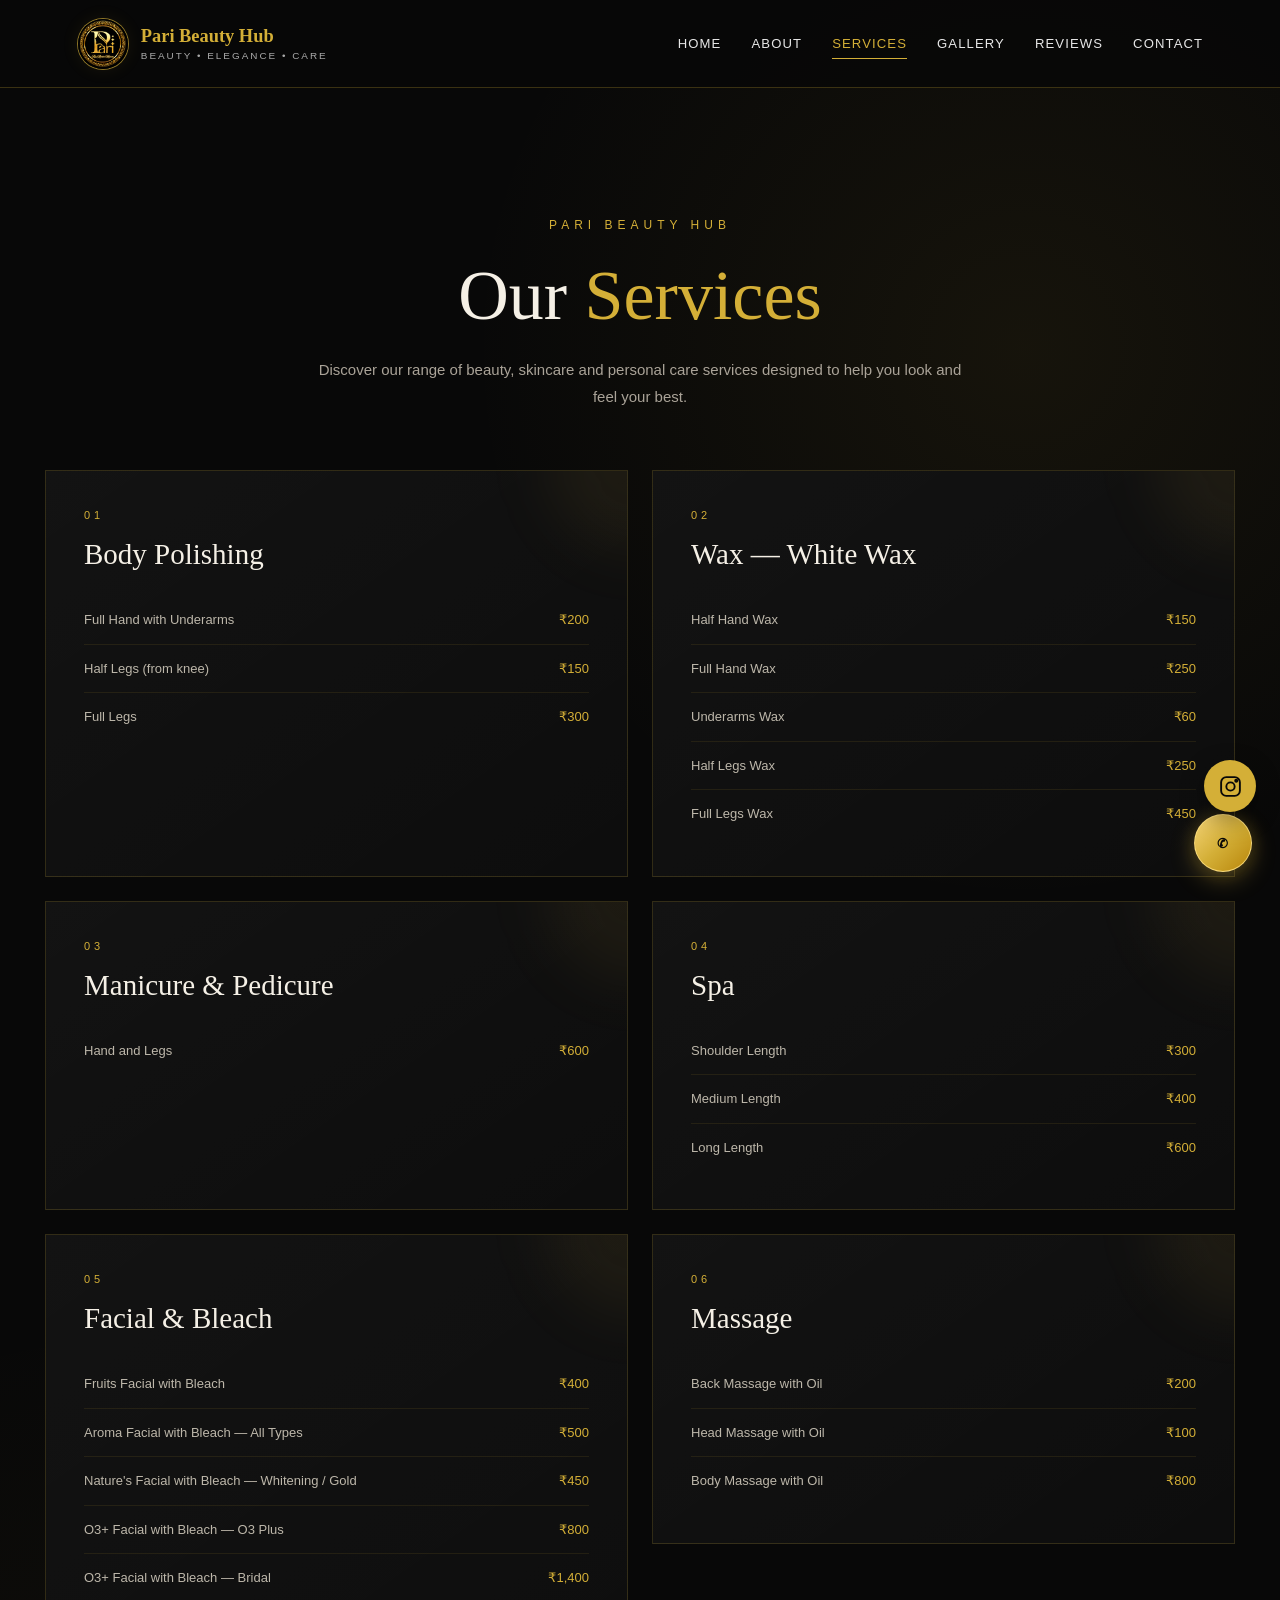
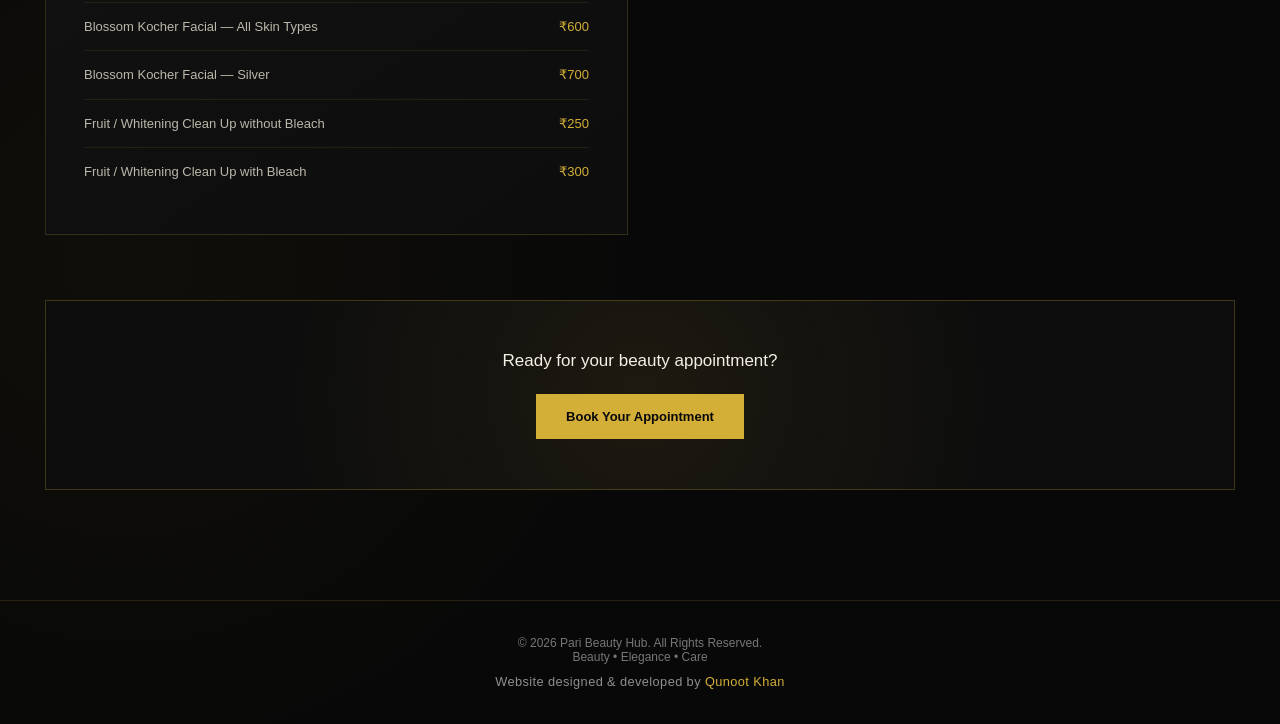
<file: services.html>
<!DOCTYPE html>
<html lang="en">

<head>
    <meta charset="UTF-8">
    <meta name="viewport" content="width=device-width, initial-scale=1.0">

    <meta name="description"
        content="Explore the beauty, skincare and personal care services offered by Pari Beauty Hub.">

    <title>Services | Pari Beauty Hub</title>

    <link rel="stylesheet" href="style.css">
</head>

<body>

    <!-- =====================================================
         MASTER NAVBAR
         ===================================================== -->

    <header class="site-header">

        <nav class="navbar">

            <!-- Logo / Brand -->
            <a href="index.html" class="brand">

                <div class="brand-logo">
                    <img
                        src="images/logo.png"
                        alt="Pari Beauty Hub Logo"
                    >
                </div>

                <div class="brand-text">

                    <span class="brand-name">
                        Pari Beauty Hub
                    </span>

                    <span class="brand-tagline">
                        Beauty • Elegance • Care
                    </span>

                </div>

            </a>


            <!-- Navigation -->
            <div class="nav-links">

                <a href="index.html">
                    Home
                </a>

                <a href="about.html">
                    About
                </a>

                <a href="services.html" class="active">
                    Services
                </a>

                <a href="gallery.html">
                    Gallery
                </a>

                <a href="reviews.html">
                    Reviews
                </a>

                <a href="contact.html">
                    Contact
                </a>

            </div>


            <!-- Mobile Menu -->
            <button
                class="menu-toggle"
                aria-label="Open navigation menu"
                aria-expanded="false"
            >
                ☰
            </button>

        </nav>

    </header>


    <!-- =====================================================
         MAIN CONTENT
         ===================================================== -->

    <main>

        <!-- =================================================
             SERVICES SECTION
             ================================================= -->

        <section class="services-section">


            <!-- =================================================
                 SERVICES HEADER
                 ================================================= -->

            <div class="section-heading reveal">

                <p class="small-heading">
                    PARI BEAUTY HUB
                </p>

                <h1>
                    Our <span>Services</span>
                </h1>

                <p>
                    Discover our range of beauty, skincare and
                    personal care services designed to help you
                    look and feel your best.
                </p>

            </div>


            <!-- =================================================
                 SERVICE CARDS
                 ================================================= -->

            <div class="services-grid">


                <!-- =================================================
                     01 BODY POLISHING
                     ================================================= -->

                <div class="service-card reveal">

                    <div class="service-number">
                        01
                    </div>

                    <h3>
                        Body Polishing
                    </h3>

                    <div class="service-list">

                        <div>
                            <span>
                                Full Hand with Underarms
                            </span>

                            <strong>₹200</strong>
                        </div>

                        <div>
                            <span>
                                Half Legs (from knee)
                            </span>

                            <strong>₹150</strong>
                        </div>

                        <div>
                            <span>
                                Full Legs
                            </span>

                            <strong>₹300</strong>
                        </div>

                    </div>

                </div>


                <!-- =================================================
                     02 WHITE WAX
                     ================================================= -->

                <div class="service-card reveal">

                    <div class="service-number">
                        02
                    </div>

                    <h3>
                        Wax — White Wax
                    </h3>

                    <div class="service-list">

                        <div>
                            <span>
                                Half Hand Wax
                            </span>

                            <strong>₹150</strong>
                        </div>

                        <div>
                            <span>
                                Full Hand Wax
                            </span>

                            <strong>₹250</strong>
                        </div>

                        <div>
                            <span>
                                Underarms Wax
                            </span>

                            <strong>₹60</strong>
                        </div>

                        <div>
                            <span>
                                Half Legs Wax
                            </span>

                            <strong>₹250</strong>
                        </div>

                        <div>
                            <span>
                                Full Legs Wax
                            </span>

                            <strong>₹450</strong>
                        </div>

                    </div>

                </div>


                <!-- =================================================
                     03 MANICURE & PEDICURE
                     ================================================= -->

                <div class="service-card reveal">

                    <div class="service-number">
                        03
                    </div>

                    <h3>
                        Manicure & Pedicure
                    </h3>

                    <div class="service-list">

                        <div>
                            <span>
                                Hand and Legs
                            </span>

                            <strong>₹600</strong>
                        </div>

                    </div>

                </div>


                <!-- =================================================
                     04 SPA
                     ================================================= -->

                <div class="service-card reveal">

                    <div class="service-number">
                        04
                    </div>

                    <h3>
                        Spa
                    </h3>

                    <div class="service-list">

                        <div>
                            <span>
                                Shoulder Length
                            </span>

                            <strong>₹300</strong>
                        </div>

                        <div>
                            <span>
                                Medium Length
                            </span>

                            <strong>₹400</strong>
                        </div>

                        <div>
                            <span>
                                Long Length
                            </span>

                            <strong>₹600</strong>
                        </div>

                    </div>

                </div>


                <!-- =================================================
                     05 FACIAL & BLEACH
                     ================================================= -->

                <div class="service-card service-card-large reveal">

                    <div class="service-number">
                        05
                    </div>

                    <h3>
                        Facial & Bleach
                    </h3>

                    <div class="service-list">

                        <div>
                            <span>
                                Fruits Facial with Bleach
                            </span>

                            <strong>₹400</strong>
                        </div>

                        <div>
                            <span>
                                Aroma Facial with Bleach — All Types
                            </span>

                            <strong>₹500</strong>
                        </div>

                        <div>
                            <span>
                                Nature's Facial with Bleach —
                                Whitening / Gold
                            </span>

                            <strong>₹450</strong>
                        </div>

                        <div>
                            <span>
                                O3+ Facial with Bleach — O3 Plus
                            </span>

                            <strong>₹800</strong>
                        </div>

                        <div>
                            <span>
                                O3+ Facial with Bleach — Bridal
                            </span>

                            <strong>₹1,400</strong>
                        </div>

                        <div>
                            <span>
                                Blossom Kocher Facial —
                                All Skin Types
                            </span>

                            <strong>₹600</strong>
                        </div>

                        <div>
                            <span>
                                Blossom Kocher Facial — Silver
                            </span>

                            <strong>₹700</strong>
                        </div>

                        <div>
                            <span>
                                Fruit / Whitening Clean Up
                                without Bleach
                            </span>

                            <strong>₹250</strong>
                        </div>

                        <div>
                            <span>
                                Fruit / Whitening Clean Up
                                with Bleach
                            </span>

                            <strong>₹300</strong>
                        </div>

                    </div>

                </div>


                <!-- =================================================
                     06 MASSAGE
                     ================================================= -->

                <div class="service-card reveal">

                    <div class="service-number">
                        06
                    </div>

                    <h3>
                        Massage
                    </h3>

                    <div class="service-list">

                        <div>
                            <span>
                                Back Massage with Oil
                            </span>

                            <strong>₹200</strong>
                        </div>

                        <div>
                            <span>
                                Head Massage with Oil
                            </span>

                            <strong>₹100</strong>
                        </div>

                        <div>
                            <span>
                                Body Massage with Oil
                            </span>

                            <strong>₹800</strong>
                        </div>

                    </div>

                </div>

            </div>


            <!-- =================================================
                 BOOKING CTA
                 ================================================= -->

            <div class="services-cta reveal">

                <p>
                    Ready for your beauty appointment?
                </p>

                <a
                    href="https://wa.me/919320929280?text=Hello%20Pari%20Beauty%20Hub!%20I%27d%20like%20to%20book%20an%20appointment.%20Could%20you%20please%20share%20the%20available%20slots%3F"
                    target="_blank"
                    rel="noopener noreferrer"
                >
                    Book Your Appointment
                </a>

            </div>

        </section>

    </main>


    <!-- =====================================================
         FOOTER
         ===================================================== -->

    <footer class="site-footer">

        <div class="footer-inner">

            <p>
                © 2026 Pari Beauty Hub. All Rights Reserved.
            </p>

            <p>
                Beauty • Elegance • Care
            </p>

            <p class="developer-credit"> Website designed &amp; developed by <strong>Qunoot Khan</strong> </p>

        </div>

    </footer>


    <!-- =====================================================
         FLOATING WHATSAPP
         ===================================================== -->

    <a
        href="https://wa.me/919320929280?text=Hello%20Pari%20Beauty%20Hub!%20I%27d%20like%20to%20book%20an%20appointment."
        class="whatsapp-float"
        target="_blank"
        rel="noopener noreferrer"
        aria-label="Chat with Pari Beauty Hub on WhatsApp"
    >
        <span class="whatsapp-icon">✆</span>
    </a>


    <!-- =====================================================
         FLOATING INSTAGRAM
         ===================================================== -->

    <a
        href="https://www.instagram.com/paribeautyhub_/"
        class="instagram-float"
        target="_blank"
        rel="noopener noreferrer"
        aria-label="Visit Pari Beauty Hub on Instagram"
    >

        <svg
            viewBox="0 0 24 24"
            aria-hidden="true"
        >

            <rect
                x="3"
                y="3"
                width="18"
                height="18"
                rx="5"
            ></rect>

            <circle
                cx="12"
                cy="12"
                r="4"
            ></circle>

            <circle
                cx="17.5"
                cy="6.5"
                r="1"
            ></circle>

        </svg>

    </a>


    <!-- =====================================================
         JAVASCRIPT
         ===================================================== -->

    <script src="script.js"></script>

</body>

</html>
</file>
<file: style.css>
/* =========================================================
   PARI BEAUTY HUB
   LUXURY BLACK & GOLD WEBSITE
   CLEAN MASTER STYLESHEET
   ========================================================= */


/* =========================================================
   ROOT
   ========================================================= */

:root {
    --black: #080808;
    --black-soft: #0d0d0d;
    --black-light: #141414;

    --gold: #d4af37;
    --gold-light: #f0d477;
    --gold-dark: #b8860b;

    --cream: #f5f0e6;
    --muted: #aaa398;

    --gold-soft: rgba(212, 175, 55, 0.15);

    --transition: 0.35s ease;
}


/* =========================================================
   RESET
   ========================================================= */

* {
    margin: 0;
    padding: 0;
    box-sizing: border-box;
}

html {
    scroll-behavior: smooth;
}

body {
    min-height: 100vh;

    background:
        radial-gradient(
            circle at 80% 15%,
            rgba(212, 175, 55, 0.07),
            transparent 25%
        ),
        radial-gradient(
            circle at 10% 80%,
            rgba(212, 175, 55, 0.04),
            transparent 25%
        ),
        var(--black);

    color: var(--cream);
    font-family: Georgia, "Times New Roman", serif;

    overflow-x: hidden;
}

::selection {
    background: var(--gold);
    color: var(--black);
}


/* =========================================================
   MASTER NAVBAR
   ========================================================= */

.site-header {
    position: relative;
    z-index: 1000;
    width: 100%;
}

.navbar {
    width: 100%;
    min-height: 88px;

    padding: 14px 6%;

    display: flex;
    align-items: center;
    justify-content: space-between;

    gap: 30px;

    background: rgba(8, 8, 8, 0.96);

    border-bottom: 1px solid rgba(212, 175, 55, 0.25);

    box-sizing: border-box;
}


/* =========================================================
   BRAND
   ========================================================= */

.brand {
    display: flex;
    align-items: center;

    gap: 12px;

    color: inherit;
    text-decoration: none;

    flex-shrink: 0;
}

.brand-logo {
    width: 52px;
    height: 52px;

    border-radius: 50%;
    overflow: hidden;

    display: flex;
    align-items: center;
    justify-content: center;

    background: var(--black-soft);

    border: 1px solid rgba(212, 175, 55, 0.65);

    box-shadow:
        0 0 18px rgba(212, 175, 55, 0.08);

    transition:
        transform 0.35s ease,
        box-shadow 0.35s ease;
}

.brand-logo img {
    width: 100%;
    height: 100%;

    object-fit: cover;
    display: block;
}

.brand:hover .brand-logo {
    transform: scale(1.04);

    box-shadow:
        0 0 25px rgba(212, 175, 55, 0.18);
}

.brand-text {
    display: flex;
    flex-direction: column;
    justify-content: center;
}

.brand-name {
    color: var(--gold);

    font-family: Georgia, "Times New Roman", serif;

    font-size: 1.15rem;
    font-weight: 600;

    line-height: 1.1;

    white-space: nowrap;
}

.brand-tagline {
    margin-top: 4px;

    color: #aaa;

    font-family: Arial, sans-serif;

    font-size: 0.62rem;

    letter-spacing: 2px;

    text-transform: uppercase;

    white-space: nowrap;
}


/* =========================================================
   NAVIGATION
   ========================================================= */

.nav-links {
    display: flex;
    align-items: center;
    justify-content: flex-end;

    gap: 30px;
}

.nav-links a {
    position: relative;

    color: #e7e7e7;

    text-decoration: none;

    font-family:
        "Trebuchet MS",
        "Segoe UI",
        Arial,
        sans-serif;

    font-size: 0.82rem;
    font-weight: 500;

    letter-spacing: 1.1px;

    text-transform: uppercase;

    padding: 8px 0;

    transition:
        color 0.3s ease,
        transform 0.3s ease;
}


/* Gold underline */

.nav-links a::after {
    content: "";

    position: absolute;

    left: 0;
    bottom: 0;

    width: 0;
    height: 1px;

    background: var(--gold);

    transition: width 0.3s ease;
}


/* Hover */

.nav-links a:hover {
    color: var(--gold);
    transform: translateY(-1px);
}

.nav-links a:hover::after {
    width: 100%;
}


/* Active page */

.nav-links a.active {
    color: var(--gold);
}

.nav-links a.active::after {
    width: 100%;
}


/* =========================================================
   MOBILE MENU
   ========================================================= */

.menu-toggle {
    display: none;

    width: 42px;
    height: 42px;

    align-items: center;
    justify-content: center;

    border: 1px solid rgba(212, 175, 55, 0.5);

    border-radius: 8px;

    background: transparent;

    color: var(--gold);

    font-size: 1.25rem;

    cursor: pointer;

    transition:
        background 0.3s ease,
        color 0.3s ease,
        border-color 0.3s ease;
}

.menu-toggle:hover {
    background: var(--gold);
    color: var(--black);

    border-color: var(--gold);
}


/* =========================================================
   HERO
   ========================================================= */

.hero {
    min-height: calc(100vh - 88px);

    max-width: 1250px;

    margin: auto;

    padding: 100px 30px 90px;

    display: flex;
    align-items: center;
    justify-content: space-between;

    gap: 70px;

    position: relative;
}


/* Decorative gold line */

.hero::before {
    content: "";

    position: absolute;

    width: 1px;
    height: 100px;

    left: 0;
    top: 50%;

    background:
        linear-gradient(
            to bottom,
            transparent,
            var(--gold),
            transparent
        );

    opacity: 0.5;
}


/* =========================================================
   HERO CONTENT
   ========================================================= */

.hero-content {
    max-width: 650px;
    flex: 1;

    animation: heroText 1s ease forwards;
}

@keyframes heroText {
    from {
        opacity: 0;
        transform: translateY(35px);
    }

    to {
        opacity: 1;
        transform: translateY(0);
    }
}

.small-heading {
    color: var(--gold);

    font-family: Arial, sans-serif;

    font-size: 12px;

    letter-spacing: 5px;

    margin-bottom: 25px;
}

.hero h1 {
    font-size: clamp(52px, 7vw, 92px);

    line-height: 1.02;

    font-weight: normal;

    margin-bottom: 28px;

    letter-spacing: -2px;
}

.hero h1 span {
    position: relative;

    color: var(--gold);
}

.hero h1 span::after {
    content: "";

    position: absolute;

    left: 0;
    bottom: -8px;

    width: 70%;
    height: 1px;

    background: var(--gold);

    opacity: 0.6;
}


/* =========================================================
   HERO DESCRIPTION
   ========================================================= */

.hero-description {
    max-width: 520px;

    margin-bottom: 38px;

    color: var(--muted);

    font-family: Arial, sans-serif;

    font-size: 16px;

    line-height: 1.8;
}


/* =========================================================
   HERO BUTTONS
   ========================================================= */

.hero-buttons {
    display: flex;
    align-items: center;

    gap: 16px;

    margin-top: 32px;
}


/* =========================================================
   PRIMARY BUTTON
   ========================================================= */

.primary-button {
    position: relative;

    min-width: 190px;
    height: 54px;

    padding: 0 28px;

    display: inline-flex;
    align-items: center;
    justify-content: center;

    gap: 10px;

    overflow: hidden;

    border-radius: 50px;

    border: 1px solid rgba(255, 229, 154, 0.8);

    background:
        linear-gradient(
            135deg,
            #f5d77a,
            var(--gold),
            var(--gold-dark)
        );

    color: var(--black);

    text-decoration: none;

    font-family:
        "Trebuchet MS",
        "Segoe UI",
        Arial,
        sans-serif;

    font-size: 13px;

    font-weight: 700;

    letter-spacing: 0.5px;

    box-shadow:
        0 8px 25px rgba(212, 175, 55, 0.16),
        inset 0 1px 1px rgba(255, 255, 255, 0.45);

    transition:
        transform 0.35s ease,
        box-shadow 0.35s ease,
        letter-spacing 0.35s ease,
        background 0.35s ease;
}


/* Shine */

.primary-button::before {
    content: "";

    position: absolute;

    top: 0;
    left: -130%;

    width: 70%;
    height: 100%;

    background:
        linear-gradient(
            90deg,
            transparent,
            rgba(255, 255, 255, 0.45),
            transparent
        );

    transform: skewX(-25deg);

    transition: left 0.7s ease;
}

.primary-button:hover::before {
    left: 140%;
}

.primary-button:hover {
    transform: translateY(-4px) scale(1.02);

    letter-spacing: 0.8px;

    background:
        linear-gradient(
            135deg,
            #ffe59a,
            #e1bd4c,
            #c99a24
        );

    box-shadow:
        0 14px 35px rgba(212, 175, 55, 0.32),
        0 0 25px rgba(212, 175, 55, 0.12);
}

.primary-button span {
    font-size: 18px;

    transition: transform 0.35s ease;
}

.primary-button:hover span {
    transform: translateX(5px);
}


/* =========================================================
   SECONDARY BUTTON
   ========================================================= */

.secondary-button {
    position: relative;

    min-width: 170px;
    height: 54px;

    padding: 0 27px;

    display: inline-flex;
    align-items: center;
    justify-content: center;

    gap: 10px;

    border-radius: 50px;

    border: 1px solid rgba(212, 175, 55, 0.55);

    background: rgba(255, 255, 255, 0.015);

    color: var(--gold-light);

    text-decoration: none;

    font-family:
        "Trebuchet MS",
        "Segoe UI",
        Arial,
        sans-serif;

    font-size: 13px;

    font-weight: 500;

    letter-spacing: 0.5px;

    transition:
        transform 0.35s ease,
        background 0.35s ease,
        box-shadow 0.35s ease,
        letter-spacing 0.35s ease;
}

.secondary-button:hover {
    transform: translateY(-4px);

    letter-spacing: 0.8px;

    background: rgba(212, 175, 55, 0.07);

    box-shadow:
        0 10px 30px rgba(212, 175, 55, 0.14),
        0 0 18px rgba(212, 175, 55, 0.08);
}

.secondary-button span {
    font-size: 17px;

    transition: transform 0.35s ease;
}

.secondary-button:hover span {
    transform: translate(3px, -3px);
}

.primary-button:active,
.secondary-button:active {
    transform: translateY(-1px) scale(0.98);
}


/* =========================================================
   HERO LOGO
   ========================================================= */

.hero-logo {
    flex: 1;

    display: flex;
    align-items: center;
    justify-content: center;

    animation: logoEntrance 1.2s ease forwards;
}

@keyframes logoEntrance {
    from {
        opacity: 0;
        transform: scale(0.85);
    }

    to {
        opacity: 1;
        transform: scale(1);
    }
}

.logo-circle {
    width: 420px;
    height: 420px;

    display: flex;
    align-items: center;
    justify-content: center;

    overflow: hidden;

    border-radius: 50%;

    background: #000;

    border: 1px solid rgba(212, 175, 55, 0.35);

    box-shadow:
        0 0 30px rgba(212, 175, 55, 0.08),
        0 0 90px rgba(212, 175, 55, 0.04);

    animation: logoGlow 4s ease-in-out infinite;
}

.logo-circle img {
    width: 100%;
    height: 100%;

    object-fit: cover;

    border-radius: 50%;
}

@keyframes logoGlow {
    0%,
    100% {
        box-shadow:
            0 0 30px rgba(212, 175, 55, 0.08),
            0 0 90px rgba(212, 175, 55, 0.04);
    }

    50% {
        box-shadow:
            0 0 45px rgba(212, 175, 55, 0.18),
            0 0 110px rgba(212, 175, 55, 0.08);
    }
}


/* =========================================================
   SERVICES
   ========================================================= */

.services-section {
    max-width: 1250px;

    margin: auto;

    padding: 130px 30px 110px;
}

.section-heading {
    max-width: 700px;

    margin: 0 auto 60px;

    text-align: center;
}

.section-heading h1,
.section-heading h2 {
    margin-bottom: 22px;

    font-size: clamp(48px, 6vw, 70px);

    font-weight: normal;

    line-height: 1.1;
}

.section-heading h1 span,
.section-heading h2 span {
    color: var(--gold);
}

.section-heading > p:last-child {
    max-width: 650px;

    margin: 0 auto;

    color: var(--muted);

    font-family: Arial, sans-serif;

    font-size: 15px;

    line-height: 1.8;
}


/* =========================================================
   SERVICE GRID
   ========================================================= */

.services-grid {
    display: grid;

    grid-template-columns: repeat(2, 1fr);

    gap: 24px;
}

.service-card {
    position: relative;

    overflow: hidden;

    padding: 38px;

    background:
        linear-gradient(
            145deg,
            rgba(255, 255, 255, 0.025),
            rgba(255, 255, 255, 0)
        ),
        var(--black-soft);

    border: 1px solid rgba(212, 175, 55, 0.18);

    transition:
        transform 0.4s ease,
        border-color 0.4s ease,
        box-shadow 0.4s ease;
}

.service-card::before {
    content: "";

    position: absolute;

    width: 180px;
    height: 180px;

    top: -100px;
    right: -100px;

    border-radius: 50%;

    background: rgba(212, 175, 55, 0.07);

    filter: blur(30px);

    transition: 0.5s ease;
}

.service-card:hover {
    transform: translateY(-8px);

    border-color: rgba(212, 175, 55, 0.65);

    box-shadow:
        0 20px 50px rgba(0, 0, 0, 0.5);
}

.service-card:hover::before {
    transform: scale(1.6);
}

.service-number {
    margin-bottom: 17px;

    color: var(--gold);

    font-family: Arial, sans-serif;

    font-size: 11px;

    letter-spacing: 4px;
}

.service-card h3 {
    margin-bottom: 25px;

    color: var(--cream);

    font-size: 29px;

    font-weight: normal;
}

.service-list {
    display: flex;
    flex-direction: column;
}

.service-list div {
    display: flex;

    align-items: flex-start;
    justify-content: space-between;

    gap: 20px;

    padding: 14px 0;

    border-bottom: 1px solid rgba(212, 175, 55, 0.10);

    font-family: Arial, sans-serif;

    font-size: 13px;

    line-height: 1.5;
}

.service-list div:last-child {
    border-bottom: none;
}

.service-list span {
    color: #bdb7aa;
}

.service-list strong {
    color: var(--gold);

    white-space: nowrap;

    font-weight: normal;

    transition: color 0.3s ease;
}

.service-card:hover .service-list strong {
    color: var(--gold-light);
}

.service-card-large {
    grid-row: span 2;
}


/* =========================================================
   SERVICES CTA
   ========================================================= */

.services-cta {
    margin-top: 65px;

    padding: 50px 30px;

    text-align: center;

    position: relative;

    overflow: hidden;

    border: 1px solid rgba(212, 175, 55, 0.25);

    background:
        radial-gradient(
            circle at center,
            rgba(212, 175, 55, 0.08),
            transparent 60%
        ),
        var(--black-soft);
}

.services-cta p {
    margin-bottom: 23px;

    color: var(--cream);

    font-family: Arial, sans-serif;

    font-size: 17px;
}

.services-cta a {
    display: inline-block;

    padding: 15px 30px;

    background: var(--gold);

    color: var(--black);

    text-decoration: none;

    font-family: Arial, sans-serif;

    font-size: 13px;

    font-weight: bold;

    transition: all var(--transition);
}

.services-cta a:hover {
    background: var(--gold-light);

    transform: translateY(-3px);

    box-shadow:
        0 10px 30px rgba(212, 175, 55, 0.2);
}


/* =========================================================
   ABOUT PAGE
   ========================================================= */

.about-hero {
    min-height: 62vh;

    display: flex;
    align-items: center;
    justify-content: center;

    padding: 150px 7% 90px;

    text-align: center;

    position: relative;

    overflow: hidden;
}

.about-hero::before,
.about-hero::after {
    content: "";

    position: absolute;

    border-radius: 50%;

    border: 1px solid rgba(212, 175, 55, 0.1);
}

.about-hero::before {
    width: 420px;
    height: 420px;

    left: -210px;
    top: 45%;

    animation: aboutFloat 10s ease-in-out infinite;
}

.about-hero::after {
    width: 300px;
    height: 300px;

    right: -150px;
    bottom: -120px;

    animation: aboutFloat 9s ease-in-out infinite reverse;
}

.about-hero-content {
    max-width: 850px;

    position: relative;

    z-index: 2;
}

.about-hero h1 {
    margin: 18px 0 22px;

    font-size: clamp(3rem, 7vw, 6rem);

    line-height: 1;

    letter-spacing: -0.045em;
}

.about-hero h1 span {
    color: var(--gold);
}

.about-hero-description {
    max-width: 600px;

    margin: auto;

    color: rgba(255, 255, 255, 0.65);

    font-size: 1rem;

    line-height: 1.8;
}


/* =========================================================
   ABOUT STORY
   ========================================================= */

.about-story {
    padding: 105px 7%;
}

.about-story-container {
    max-width: 1100px;

    margin: auto;

    display: grid;

    grid-template-columns: 1.25fr 0.75fr;

    gap: 70px;

    align-items: center;
}

.about-story-content {
    max-width: 650px;
}

.about-story h2 {
    margin-bottom: 28px;

    font-size: clamp(2.4rem, 4vw, 4rem);

    line-height: 1.08;

    letter-spacing: -0.035em;
}

.about-story h2 span {
    color: var(--gold);
}

.about-story-content > p:not(.section-label) {
    margin-bottom: 18px;

    color: rgba(255, 255, 255, 0.64);

    font-size: 0.97rem;

    line-height: 1.9;
}


/* =========================================================
   ABOUT LOGO
   ========================================================= */

.about-story-visual {
    display: flex;

    align-items: center;
    justify-content: center;
}

.about-logo-frame {
    width: 245px;
    height: 245px;

    display: flex;
    align-items: center;
    justify-content: center;

    position: relative;

    border: 1px solid rgba(212, 175, 55, 0.38);

    border-radius: 50%;

    transition:
        transform 0.5s ease,
        border-color 0.5s ease,
        box-shadow 0.5s ease;
}

.about-logo-frame::before {
    content: "";

    position: absolute;

    inset: 10px;

    border: 1px solid rgba(212, 175, 55, 0.12);

    border-radius: 50%;
}

.about-logo-circle {
    width: 180px;
    height: 180px;

    position: relative;

    z-index: 2;

    overflow: hidden;

    border-radius: 50%;

    background: #090909;

    border: 1px solid rgba(212, 175, 55, 0.45);

    box-shadow:
        0 0 35px rgba(212, 175, 55, 0.08);
}

.about-logo-circle img {
    width: 100%;
    height: 100%;

    display: block;

    object-fit: cover;
}

.about-logo-frame:hover {
    transform: scale(1.035);

    border-color: rgba(212, 175, 55, 0.7);

    box-shadow:
        0 0 45px rgba(212, 175, 55, 0.08);
}


/* =========================================================
   PHILOSOPHY
   ========================================================= */

.philosophy-section {
    padding: 115px 7%;

    background:
        linear-gradient(
            180deg,
            rgba(255, 255, 255, 0.012),
            rgba(212, 175, 55, 0.025)
        );

    border-top: 1px solid rgba(255, 255, 255, 0.05);

    border-bottom: 1px solid rgba(255, 255, 255, 0.05);
}

.philosophy-grid {
    max-width: 1100px;

    margin: auto;

    display: grid;

    grid-template-columns: repeat(3, 1fr);

    gap: 18px;
}

.philosophy-card {
    min-height: 270px;

    padding: 30px 25px;

    position: relative;

    overflow: hidden;

    background: rgba(255, 255, 255, 0.02);

    border: 1px solid rgba(255, 255, 255, 0.08);

    transition:
        transform 0.4s ease,
        border-color 0.4s ease,
        background 0.4s ease;
}

.philosophy-card::before {
    content: "";

    position: absolute;

    top: 0;
    left: -100%;

    width: 100%;
    height: 1px;

    background: var(--gold);

    transition: left 0.5s ease;
}

.philosophy-card:hover {
    transform: translateY(-7px);

    border-color: rgba(212, 175, 55, 0.35);

    background: rgba(212, 175, 55, 0.025);
}

.philosophy-card:hover::before {
    left: 0;
}

.card-number {
    color: rgba(212, 175, 55, 0.65);

    font-family: Arial, sans-serif;

    font-size: 0.7rem;

    letter-spacing: 0.16em;
}

.philosophy-card h3 {
    margin: 55px 0 14px;

    font-size: 1.5rem;

    font-weight: 500;
}

.philosophy-card p {
    color: rgba(255, 255, 255, 0.57);

    font-size: 0.88rem;

    line-height: 1.75;
}


/* =========================================================
   THE PARI EXPERIENCE
   ========================================================= */

.why-us-section {
    padding: 115px 7%;
}

.why-us-container {
    max-width: 1100px;

    margin: auto;

    display: grid;

    grid-template-columns: 0.9fr 1.1fr;

    gap: 90px;

    align-items: center;
}

.why-us-heading h2 {
    margin: 0;

    font-size: clamp(2.4rem, 4vw, 4rem);

    line-height: 1.08;

    letter-spacing: -0.035em;
}

.why-us-heading h2 span {
    color: var(--gold);
}

.why-us-heading::after {
    content: "";

    display: block;

    width: 65px;
    height: 1px;

    margin-top: 32px;

    background: var(--gold);
}

.why-us-content {
    padding-left: 40px;

    border-left: 1px solid rgba(212, 175, 55, 0.25);
}

.why-us-content p {
    margin-bottom: 20px;

    color: rgba(255, 255, 255, 0.63);

    font-size: 0.97rem;

    line-height: 1.9;
}


/* =========================================================
   ABOUT LOCATION
   ========================================================= */

.about-location {
    padding: 80px 7%;

    background: rgba(212, 175, 55, 0.025);

    border-top: 1px solid rgba(212, 175, 55, 0.12);

    border-bottom: 1px solid rgba(212, 175, 55, 0.12);
}

.location-inner {
    max-width: 1100px;

    margin: auto;

    display: flex;

    align-items: center;

    justify-content: space-between;

    gap: 40px;
}

.location-inner h2 {
    margin-bottom: 16px;

    font-size: clamp(2.2rem, 4vw, 3.6rem);

    line-height: 1.05;
}

.location-inner h2 span {
    color: var(--gold);
}

.location-inner p:last-child {
    color: rgba(255, 255, 255, 0.6);

    line-height: 1.7;
}

.location-inner .secondary-button {
    flex-shrink: 0;
}


/* =========================================================
   ABOUT FINAL CTA
   ========================================================= */

.about-cta {
    padding: 125px 7%;

    text-align: center;

    position: relative;

    overflow: hidden;
}

.about-cta::before {
    content: "";

    position: absolute;

    width: 450px;
    height: 450px;

    left: 50%;
    top: 50%;

    border-radius: 50%;

    border: 1px solid rgba(212, 175, 55, 0.09);

    transform: translate(-50%, -50%);

    animation: aboutPulse 7s ease-in-out infinite;
}

.about-cta-content {
    position: relative;

    z-index: 2;
}

.about-cta h2 {
    max-width: 800px;

    margin: 15px auto 22px;

    font-size: clamp(2.6rem, 5vw, 5rem);

    line-height: 1;

    letter-spacing: -0.04em;
}

.about-cta h2 span {
    color: var(--gold);
}

.about-cta p:not(.small-heading) {
    margin: 0 auto 30px;

    color: rgba(255, 255, 255, 0.62);
}

.about-cta .primary-button {
    display: inline-flex;
}


/* =========================================================
   REVIEWS PAGE
   ========================================================= */

.reviews-heading {
    padding: 145px 7% 70px;

    text-align: center;

    background: var(--black);
}

.reviews-heading > span {
    display: block;

    margin-bottom: 18px;

    color: var(--gold);

    font-size: 0.72rem;

    letter-spacing: 4px;

    font-weight: 600;
}

.reviews-heading h1 {
    margin: 0;

    color: #fff;

    font-size: clamp(2.4rem, 5vw, 4rem);

    font-weight: 500;
}

.reviews-heading p {
    margin-top: 15px;

    color: #888;

    font-size: 0.95rem;
}

.reviews-section {
    padding: 50px 7% 110px;

    background: var(--black);
}

.reviews-grid {
    max-width: 1200px;

    margin: auto;

    display: grid;

    grid-template-columns: repeat(2, 1fr);

    gap: 28px;
}

.review-card {
    position: relative;

    padding: 35px;

    overflow: hidden;

    background: #101010;

    border: 1px solid rgba(212, 175, 55, 0.15);

    border-radius: 20px;

    transition:
        transform 0.35s ease,
        border-color 0.35s ease,
        box-shadow 0.35s ease;
}

.review-card::before {
    content: "";

    position: absolute;

    top: 0;
    left: 0;

    width: 100%;
    height: 2px;

    background: var(--gold);

    transform: scaleX(0);

    transform-origin: center;

    transition: transform 0.35s ease;
}

.review-card:hover {
    transform: translateY(-6px);

    border-color: rgba(212, 175, 55, 0.45);

    box-shadow:
        0 15px 40px rgba(0, 0, 0, 0.4);
}

.review-card:hover::before {
    transform: scaleX(1);
}


/* Review client */

.review-top {
    display: flex;

    align-items: center;

    margin-bottom: 18px;
}

.review-client {
    display: flex;

    align-items: center;

    gap: 13px;
}

.client-initial {
    width: 45px;
    height: 45px;

    display: flex;
    align-items: center;
    justify-content: center;

    flex-shrink: 0;

    border-radius: 50%;

    border: 1px solid rgba(212, 175, 55, 0.45);

    background: rgba(212, 175, 55, 0.06);

    color: var(--gold);

    font-size: 1.2rem;
}

.review-client h3 {
    margin-bottom: 3px;

    color: #fff;

    font-size: 0.95rem;

    font-weight: 600;
}

.review-client span {
    color: #777;

    font-size: 0.73rem;
}


/* Quote */

.review-quote {
    margin-bottom: 15px;

    color: var(--gold);

    font-family: Georgia, serif;

    font-size: 3.8rem;

    line-height: 0.6;

    opacity: 0.3;
}

.review-card p {
    color: #b7b7b7;

    font-size: 0.91rem;

    line-height: 1.75;
}


/* Reviews CTA */

.reviews-cta {
    padding: 90px 7%;

    text-align: center;

    background:
        radial-gradient(
            circle at center,
            rgba(212, 175, 55, 0.08),
            transparent 50%
        ),
        var(--black);

    border-top: 1px solid rgba(212, 175, 55, 0.1);
}

.reviews-cta h2 {
    margin-bottom: 12px;

    color: #fff;

    font-size: clamp(1.8rem, 4vw, 2.7rem);

    font-weight: 500;
}

.reviews-cta p {
    margin-bottom: 28px;

    color: #888;
}

.reviews-cta-button {
    display: inline-block;

    padding: 13px 28px;

    border: 1px solid var(--gold);

    border-radius: 30px;

    color: var(--gold);

    text-decoration: none;

    font-size: 0.82rem;

    font-weight: 600;

    letter-spacing: 0.8px;

    transition: all 0.3s ease;
}

.reviews-cta-button:hover {
    background: var(--gold);

    color: var(--black);

    transform: translateY(-3px);

    box-shadow:
        0 8px 25px rgba(212, 175, 55, 0.2);
}


/* =========================================================
   CONTACT PAGE
   ========================================================= */

.contact-hero {
    min-height: 48vh;

    display: flex;
    align-items: center;
    justify-content: center;

    padding: 130px 7% 70px;

    text-align: center;

    background:
        radial-gradient(
            circle at center,
            rgba(212, 175, 55, 0.09),
            transparent 45%
        ),
        var(--black);
}

.contact-hero-content {
    max-width: 750px;
}

.contact-hero-content > span,
.contact-label {
    display: block;

    margin-bottom: 18px;

    color: var(--gold);

    font-size: 0.72rem;

    letter-spacing: 4px;

    font-weight: 600;
}

.contact-hero h1 {
    margin: 0;

    color: #fff;

    font-size: clamp(2.5rem, 5vw, 4.2rem);

    font-weight: 500;
}

.contact-hero h1 em {
    color: var(--gold);

    font-style: italic;
}

.contact-hero p {
    max-width: 600px;

    margin: 20px auto 0;

    color: #999;

    line-height: 1.8;
}


/* =========================================================
   CONTACT INFORMATION
   ========================================================= */

.contact-section {
    padding: 90px 7% 100px;

    background: var(--black);
}

.contact-container {
    max-width: 1150px;

    margin: auto;

    display: grid;

    grid-template-columns: 1fr 1fr;

    gap: 70px;
}

.contact-info h2,
.contact-hours h2 {
    margin-bottom: 20px;

    color: #fff;

    font-size: clamp(2rem, 4vw, 3rem);

    font-weight: 500;

    line-height: 1.2;
}

.contact-info h2 span,
.contact-hours h2 span {
    color: var(--gold);

    font-style: italic;
}

.contact-description {
    max-width: 500px;

    margin-bottom: 38px;

    color: #999;

    line-height: 1.8;
}


/* Contact items */

.contact-item {
    display: flex;

    align-items: flex-start;

    gap: 18px;

    margin-bottom: 28px;
}

.contact-icon {
    width: 43px;
    height: 43px;

    display: flex;
    align-items: center;
    justify-content: center;

    flex-shrink: 0;

    border: 1px solid rgba(212, 175, 55, 0.4);

    border-radius: 50%;

    color: var(--gold);

    font-size: 1.1rem;
}

.contact-item h3 {
    margin-bottom: 6px;

    color: #fff;

    font-size: 0.95rem;
}

.contact-item p {
    color: #888;

    font-size: 0.88rem;

    line-height: 1.7;
}

.contact-item a {
    color: #aaa;

    text-decoration: none;

    transition: color 0.3s ease;
}

.contact-item a:hover {
    color: var(--gold);
}


/* =========================================================
   HOURS
   ========================================================= */

.hours-card {
    margin-top: 32px;

    overflow: hidden;

    background: #101010;

    border: 1px solid rgba(212, 175, 55, 0.16);

    border-radius: 18px;
}

.hours-row {
    display: flex;

    align-items: center;
    justify-content: space-between;

    gap: 20px;

    padding: 16px 20px;

    border-bottom: 1px solid rgba(255, 255, 255, 0.06);

    color: #aaa;

    font-size: 0.85rem;
}

.hours-row:last-child {
    border-bottom: none;
}

.hours-row strong {
    color: var(--gold);

    font-weight: 500;

    white-space: nowrap;
}

.hours-row.friday {
    background: rgba(212, 175, 55, 0.06);
}

.contact-book-button {
    display: inline-block;

    margin-top: 28px;

    padding: 13px 27px;

    border: 1px solid var(--gold);

    border-radius: 30px;

    color: var(--gold);

    text-decoration: none;

    font-size: 0.82rem;

    font-weight: 600;

    letter-spacing: 0.7px;

    transition: all 0.3s ease;
}

.contact-book-button:hover {
    background: var(--gold);

    color: var(--black);

    transform: translateY(-3px);
}


/* =========================================================
   CONTACT LOCATION
   ========================================================= */

.contact-location {
    padding: 90px 7%;

    background: #0b0b0b;

    border-top: 1px solid rgba(212, 175, 55, 0.08);
}

.location-heading {
    margin-bottom: 40px;

    text-align: center;
}

.location-heading h2 {
    margin: 0;

    color: #fff;

    font-size: clamp(2rem, 4vw, 3rem);

    font-weight: 500;
}

.location-heading h2 span {
    color: var(--gold);

    font-style: italic;
}

.location-box {
    max-width: 850px;

    min-height: 300px;

    margin: auto;

    display: flex;
    align-items: center;
    justify-content: center;

    text-align: center;

    border: 1px solid rgba(212, 175, 55, 0.18);

    border-radius: 22px;

    background:
        radial-gradient(
            circle at center,
            rgba(212, 175, 55, 0.08),
            transparent 55%
        ),
        #101010;
}

.location-content {
    padding: 40px;
}

.location-pin {
    margin-bottom: 10px;

    color: var(--gold);

    font-size: 2rem;
}

.location-content h3 {
    margin-bottom: 10px;

    color: #fff;

    font-size: 1.3rem;
}

.location-content p {
    margin-bottom: 22px;

    color: #888;

    font-size: 0.9rem;

    line-height: 1.7;
}

.map-button {
    display: inline-block;

    padding: 11px 23px;

    border: 1px solid rgba(212, 175, 55, 0.6);

    border-radius: 25px;

    color: var(--gold);

    text-decoration: none;

    font-size: 0.78rem;

    transition: all 0.3s ease;
}

.map-button:hover {
    background: var(--gold);

    color: var(--black);
}


/* =========================================================
   FOOTER
   ========================================================= */

footer {
    padding: 35px 20px;

    text-align: center;

    border-top: 1px solid rgba(212, 175, 55, 0.15);

    color: #777;

    font-family: Arial, sans-serif;

    font-size: 12px;
}


/* =========================================================
   FLOATING WHATSAPP
   ========================================================= */

.whatsapp-float {
    position: fixed;

    right: 28px;
    bottom: 28px;

    width: 58px;
    height: 58px;

    display: flex;
    align-items: center;
    justify-content: center;

    z-index: 9999;

    border-radius: 50%;

    border: 1px solid rgba(255, 225, 130, 0.85);

    background:
        linear-gradient(
            135deg,
            #f4d477,
            var(--gold),
            var(--gold-dark)
        );

    color: var(--black);

    text-decoration: none;

    font-family: Arial, sans-serif;

    font-size: 13px;

    font-weight: 800;

    letter-spacing: 0.5px;

    box-shadow:
        0 8px 25px rgba(212, 175, 55, 0.30),
        0 0 20px rgba(212, 175, 55, 0.15);

    transition:
        transform 0.35s ease,
        box-shadow 0.35s ease,
        background 0.35s ease;
}

.whatsapp-float:hover {
    transform: translateY(-5px) scale(1.08);

    background:
        linear-gradient(
            135deg,
            #ffe59a,
            #e1bd4c,
            #c99a24
        );

    box-shadow:
        0 14px 35px rgba(212, 175, 55, 0.42),
        0 0 30px rgba(212, 175, 55, 0.20);
}

.whatsapp-float:active {
    transform: scale(0.96);
}


/* =========================================================
   FLOATING INSTAGRAM
   ========================================================= */

.instagram-float {
    position: fixed;

    right: 24px;
    bottom: 88px;

    width: 52px;
    height: 52px;

    display: flex;
    align-items: center;
    justify-content: center;

    z-index: 9999;

    border-radius: 50%;

    border: 1px solid rgba(212, 175, 55, 0.8);

    background: var(--gold);

    color: var(--black);

    text-decoration: none;

    box-shadow:
        0 8px 25px rgba(0, 0, 0, 0.35);

    transition:
        transform 0.3s ease,
        background 0.3s ease,
        color 0.3s ease,
        box-shadow 0.3s ease;
}

.instagram-float svg {
    width: 25px;
    height: 25px;

    fill: none;

    stroke: currentColor;

    stroke-width: 1.8;
}

.instagram-float:hover {
    transform: translateY(-4px) scale(1.05);

    background: var(--black);

    color: var(--gold);

    box-shadow:
        0 10px 30px rgba(212, 175, 55, 0.25);
}


/* =========================================================
   SCROLL REVEAL
   ========================================================= */

.reveal {
    opacity: 0;

    transform: translateY(35px);

    transition:
        opacity 0.8s ease,
        transform 0.8s ease;
}

.reveal.active {
    opacity: 1;

    transform: translateY(0);
}


/* =========================================================
   ANIMATIONS
   ========================================================= */

@keyframes aboutFloat {
    0%,
    100% {
        transform: translateY(-50%) scale(1);
        opacity: 0.45;
    }

    50% {
        transform: translateY(-50%) scale(1.07);
        opacity: 0.8;
    }
}

@keyframes aboutPulse {
    0%,
    100% {
        transform:
            translate(-50%, -50%)
            scale(0.95);

        opacity: 0.3;
    }

    50% {
        transform:
            translate(-50%, -50%)
            scale(1.07);

        opacity: 0.65;
    }
}


/* =========================================================
   GALLERY PAGE
   ========================================================= */

.gallery-hero {
    min-height: 42vh;

    display: flex;
    align-items: center;
    justify-content: center;

    text-align: center;

    padding: 120px 20px 70px;

    background: #0b0b0b;
}

.gallery-hero-content {
    max-width: 800px;

    margin: 0 auto;
}

.gallery-hero .small-heading {
    display: block;

    margin-bottom: 14px;

    font-size: 12px;

    font-weight: 600;

    letter-spacing: 3px;

    color: var(--gold);
}

.gallery-hero h1 {
    margin: 0;

    font-size: clamp(42px, 6vw, 72px);

    font-weight: 500;

    color: #ffffff;
}

.gallery-hero h1 span {
    color: var(--gold);
}

.gallery-hero p {
    margin-top: 18px;

    font-size: 16px;

    color: #bdbdbd;

    letter-spacing: 0.5px;
}


/* =========================================================
   GALLERY SECTION
   ========================================================= */

.gallery-section {
    padding: 80px 30px 100px;

    background: var(--black);
}


/* =========================================================
   GALLERY GRID
   ========================================================= */

.gallery-grid {
    max-width: 1100px;

    margin: 0 auto;

    display: grid;

    grid-template-columns: repeat(2, 1fr);

    gap: 22px;
}

.gallery-item {
    position: relative;

    overflow: hidden;

    background: var(--black-light);

    border: 1px solid rgba(212, 175, 55, 0.22);

    transition:
        border-color 0.4s ease,
        transform 0.4s ease;
}


/* IMG 1 */

.gallery-large {
    grid-column: span 2;

    aspect-ratio: 16 / 9;
}


/* IMG 2, 3, 4, 5 */

.gallery-grid .gallery-item:not(.gallery-large) {
    aspect-ratio: 4 / 5;
}


/* Images */

.gallery-item img {
    width: 100%;
    height: 100%;

    display: block;

    object-fit: cover;

    transition:
        transform 0.7s ease,
        filter 0.7s ease;
}


/* Hover overlay */

.gallery-item::after {
    content: "";

    position: absolute;

    inset: 0;

    background:
        linear-gradient(
            to top,
            rgba(0, 0, 0, 0.35),
            transparent 60%
        );

    opacity: 0;

    pointer-events: none;

    transition: opacity 0.4s ease;
}

.gallery-item:hover {
    border-color: rgba(212, 175, 55, 0.55);

    transform: translateY(-3px);
}

.gallery-item:hover img {
    transform: scale(1.04);

    filter: brightness(0.9);
}

.gallery-item:hover::after {
    opacity: 1;
}


/* =========================================================
   GALLERY CTA
   ========================================================= */

.gallery-cta {
    padding: 100px 30px;

    text-align: center;

    background: #0b0b0b;

    border-top: 1px solid rgba(212, 175, 55, 0.15);
}

.gallery-cta-content {
    max-width: 700px;

    margin: 0 auto;
}

.gallery-cta .small-heading {
    display: block;

    margin-bottom: 15px;

    font-size: 12px;

    font-weight: 600;

    letter-spacing: 3px;

    color: var(--gold);
}

.gallery-cta h2 {
    margin: 0;

    font-size: clamp(32px, 5vw, 52px);

    font-weight: 500;

    color: #ffffff;
}

.gallery-cta p {
    max-width: 560px;

    margin: 18px auto 30px;

    font-size: 16px;

    line-height: 1.7;

    color: #bdbdbd;
}

.gallery-cta .primary-button {
    display: inline-flex;
}


/* =========================================================
   TABLET
   ========================================================= */

@media (max-width: 1050px) {

    .navbar {
        padding: 14px 4%;
    }

    .nav-links {
        gap: 20px;
    }

    .nav-links a {
        font-size: 0.75rem;

        letter-spacing: 0.8px;
    }

    .brand-tagline {
        font-size: 0.55rem;
    }

    .hero {
        gap: 40px;
    }

    .logo-circle {
        width: 340px;
        height: 340px;
    }

    .about-story-container {
        grid-template-columns: 1fr;

        gap: 55px;
    }

    .about-story-content {
        max-width: 750px;

        margin: auto;

        text-align: center;
    }

    .about-story-visual {
        order: 2;
    }

    .philosophy-grid {
        grid-template-columns: repeat(2, 1fr);
    }

    .why-us-container {
        grid-template-columns: 1fr;

        gap: 45px;
    }

    .why-us-content {
        padding-left: 25px;
    }

    .location-inner {
        flex-direction: column;

        align-items: flex-start;
    }
}


/* =========================================================
   MOBILE NAVIGATION
   ========================================================= */

@media (max-width: 800px) {

    .navbar {
        min-height: 76px;

        padding: 12px 5%;
    }

    .brand-logo {
        width: 46px;
        height: 46px;
    }

    .brand-name {
        font-size: 1rem;
    }

    .brand-tagline {
        font-size: 0.52rem;

        letter-spacing: 1.5px;
    }

    .menu-toggle {
        display: flex;
    }

    .nav-links {
        position: absolute;

        top: 100%;
        left: 0;

        width: 100%;

        display: none;

        flex-direction: column;

        align-items: stretch;

        gap: 0;

        padding: 10px 5% 18px;

        background: rgba(8, 8, 8, 0.98);

        border-bottom: 1px solid rgba(212, 175, 55, 0.25);
    }

    .nav-links.active {
        display: flex;
    }

    .nav-links a {
        width: 100%;

        padding: 13px 0;

        font-size: 0.78rem;
    }

    .nav-links a::after {
        bottom: 5px;
    }

    .hero {
        min-height: auto;

        flex-direction: column;

        text-align: center;

        padding: 120px 30px 80px;
    }

    .hero::before {
        display: none;
    }

    .hero-description {
        margin-left: auto;
        margin-right: auto;
    }

    .hero-buttons {
        justify-content: center;
    }

    .logo-circle {
        width: 320px;
        height: 320px;
    }

    .services-grid {
        grid-template-columns: 1fr;
    }

    .service-card-large {
        grid-row: auto;
    }

    .reviews-grid {
        grid-template-columns: 1fr;
    }

    .contact-container {
        grid-template-columns: 1fr;

        gap: 60px;
    }

    .contact-hero {
        padding-top: 120px;
    }
}


/* =========================================================
   MOBILE
   ========================================================= */

@media (max-width: 650px) {

    .hero {
        padding: 120px 18px 70px;
    }

    .small-heading {
        font-size: 10px;

        letter-spacing: 3px;
    }

    .hero h1 {
        font-size: 48px;

        letter-spacing: -1px;
    }

    .hero-description {
        font-size: 14px;
    }

    .hero-buttons {
        flex-direction: column;

        align-items: stretch;

        gap: 14px;
    }

    .primary-button,
    .secondary-button {
        width: 100%;

        min-width: 0;

        height: 54px;
    }

    .logo-circle {
        width: 260px;
        height: 260px;
    }

    .services-section {
        padding: 90px 18px 80px;
    }

    .section-heading h1,
    .section-heading h2 {
        font-size: 43px;
    }

    .service-card {
        padding: 28px 22px;
    }

    .service-card h3 {
        font-size: 24px;
    }

    .services-cta {
        padding: 35px 20px;
    }


    /* About */

    .about-hero {
        min-height: 58vh;

        padding: 125px 6% 75px;
    }

    .about-hero h1 {
        font-size: clamp(2.7rem, 13vw, 4.2rem);
    }

    .about-hero-description {
        font-size: 0.9rem;
    }

    .about-story,
    .philosophy-section,
    .why-us-section {
        padding: 80px 6%;
    }

    .about-story h2,
    .section-heading h2,
    .why-us-heading h2 {
        font-size: 2.35rem;
    }

    .about-logo-frame {
        width: 205px;
        height: 205px;
    }

    .about-logo-circle {
        width: 150px;
        height: 150px;
    }

    .philosophy-grid {
        grid-template-columns: 1fr;

        gap: 14px;
    }

    .philosophy-card {
        min-height: auto;
    }

    .philosophy-card h3 {
        margin-top: 35px;
    }

    .why-us-content {
        padding-left: 20px;
    }

    .about-location {
        padding: 70px 6%;
    }

    .location-inner {
        gap: 30px;
    }

    .about-cta {
        padding: 95px 6%;
    }

    .about-cta h2 {
        font-size: 2.65rem;
    }

    .about-cta::before {
        width: 320px;
        height: 320px;
    }


    /* Reviews */

    .reviews-heading {
        padding: 120px 6% 55px;
    }

    .reviews-heading h1 {
        font-size: 2.35rem;
    }

    .reviews-section {
        padding: 30px 5% 80px;
    }

    .review-card {
        padding: 27px;

        border-radius: 17px;
    }

    .reviews-cta {
        padding: 70px 6%;
    }


    /* Contact */

    .contact-section {
        padding: 70px 6%;
    }

    .contact-location {
        padding: 70px 6%;
    }

    .hours-row {
        padding: 15px;

        font-size: 0.78rem;
    }

    .hours-row strong {
        font-size: 0.75rem;
    }

    .location-box {
        min-height: 260px;
    }


    /* Gallery */

    .gallery-hero {
        min-height: 38vh;

        padding: 110px 20px 60px;
    }

    .gallery-hero h1 {
        font-size: 42px;
    }

    .gallery-hero p {
        font-size: 14px;
    }

    .gallery-section {
        padding: 50px 18px 70px;
    }

    .gallery-grid {
        grid-template-columns: 1fr;

        gap: 16px;
    }

    .gallery-large {
        grid-column: span 1;

        aspect-ratio: 4 / 5;
    }

    .gallery-grid .gallery-item:not(.gallery-large) {
        aspect-ratio: 4 / 5;
    }

    .gallery-cta {
        padding: 75px 20px;
    }

    .gallery-cta h2 {
        font-size: 34px;
    }

    .gallery-cta p {
        font-size: 14px;
    }


    /* Floating buttons */

    .whatsapp-float {
        width: 52px;
        height: 52px;

        right: 18px;
        bottom: 18px;

        font-size: 12px;
    }

    .instagram-float {
        width: 46px;
        height: 46px;

        right: 18px;
        bottom: 78px;
    }

    .instagram-float svg {
        width: 22px;
        height: 22px;
    }
}


/* =========================================================
   SMALL MOBILE
   ========================================================= */

@media (max-width: 480px) {

    .navbar {
        padding: 10px 4%;
    }

    .brand-logo {
        width: 42px;
        height: 42px;
    }

    .brand-name {
        font-size: 0.92rem;
    }

    .brand-tagline {
        font-size: 0.48rem;

        letter-spacing: 1.2px;
    }

    .menu-toggle {
        width: 40px;
        height: 40px;
    }
}


/* =========================================================
   SMALL GALLERY PHONES
   ========================================================= */

@media (max-width: 420px) {

    .gallery-hero h1 {
        font-size: 36px;
    }

    .gallery-section {
        padding-left: 14px;
        padding-right: 14px;
    }

    .gallery-grid {
        gap: 14px;
    }

    .gallery-cta h2 {
        font-size: 30px;
    }
}


/* =========================================================
   REDUCE MOTION
   ========================================================= */

@media (prefers-reduced-motion: reduce) {

    *,
    *::before,
    *::after {
        animation-duration: 0.01ms !important;

        animation-iteration-count: 1 !important;

        scroll-behavior: auto !important;

        transition-duration: 0.01ms !important;
    }
}
/* ================= DEVELOPER CREDIT ================= */

.developer-credit {
    margin-top: 10px;
    font-size: 0.8rem;
    color: #8f8f8f;
    letter-spacing: 0.4px;
}

.developer-credit strong {
    color: var(--gold);
    font-weight: 500;
}
</file>
